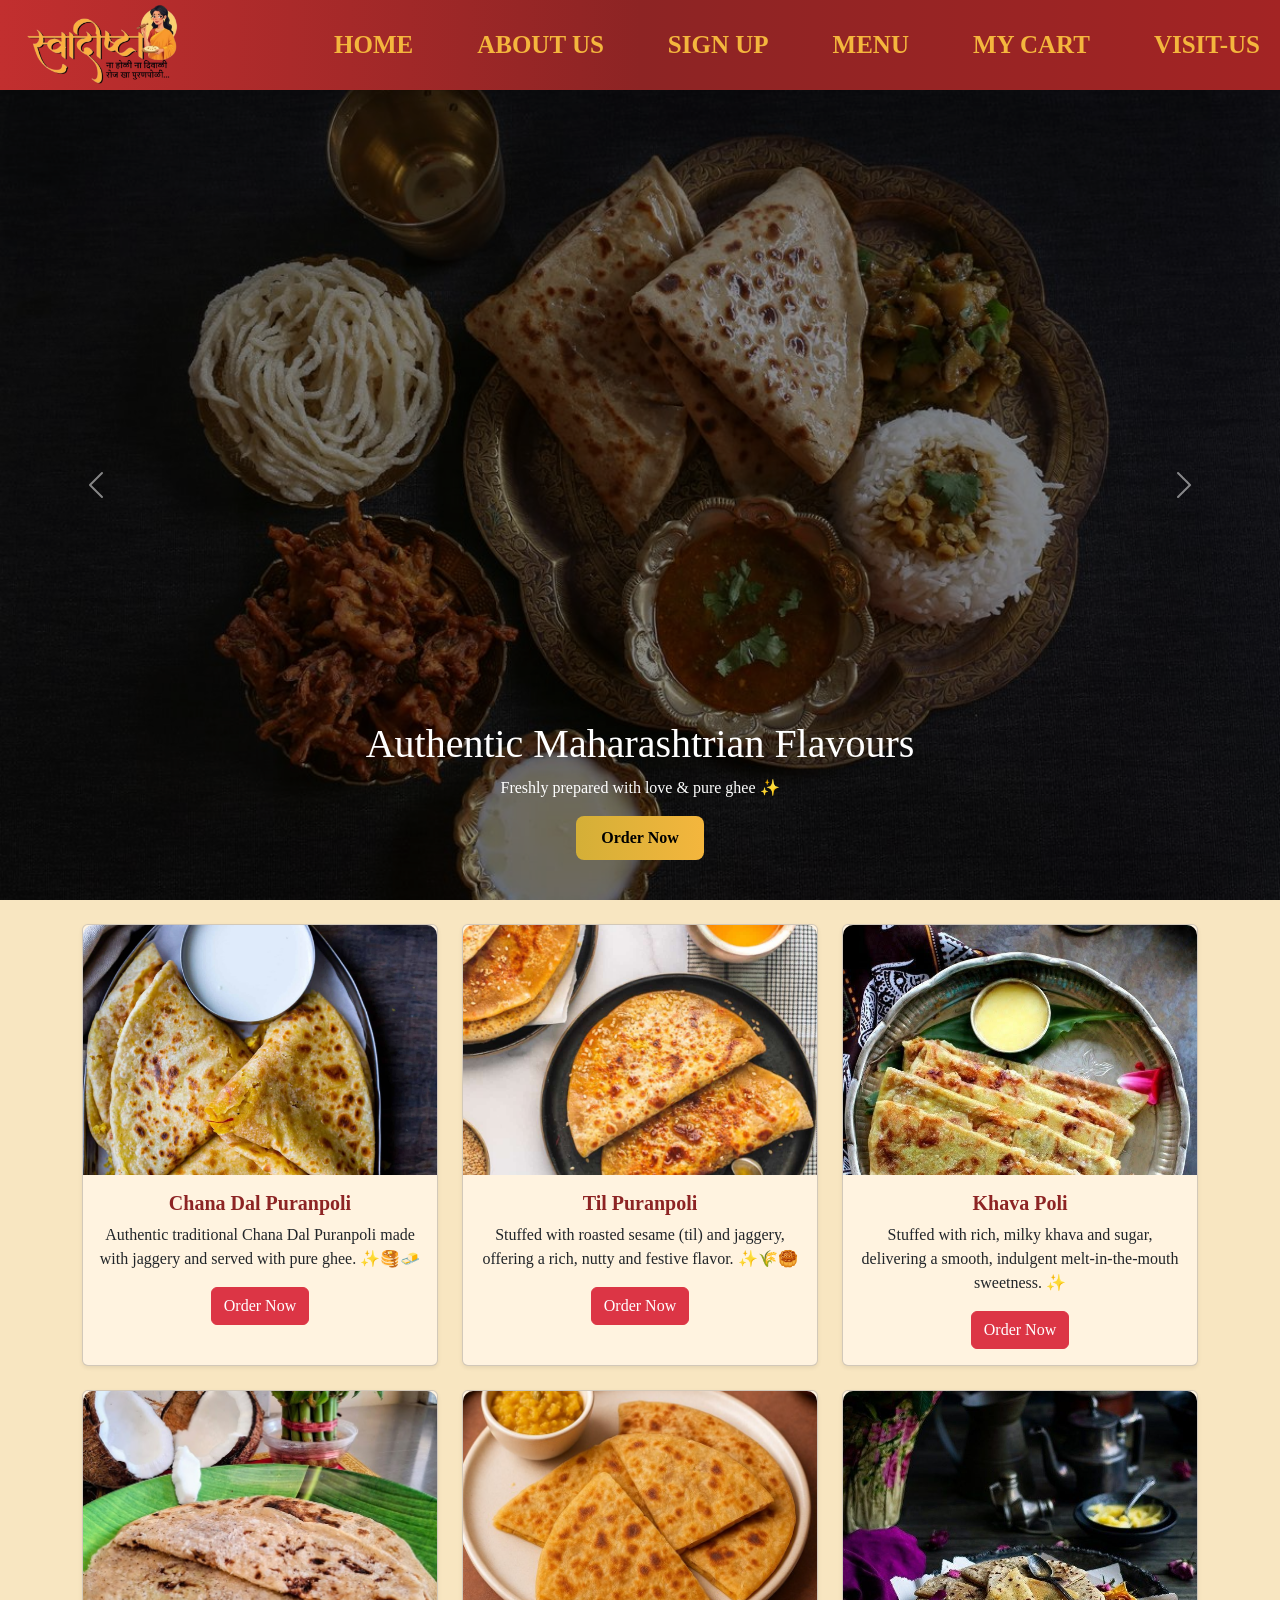
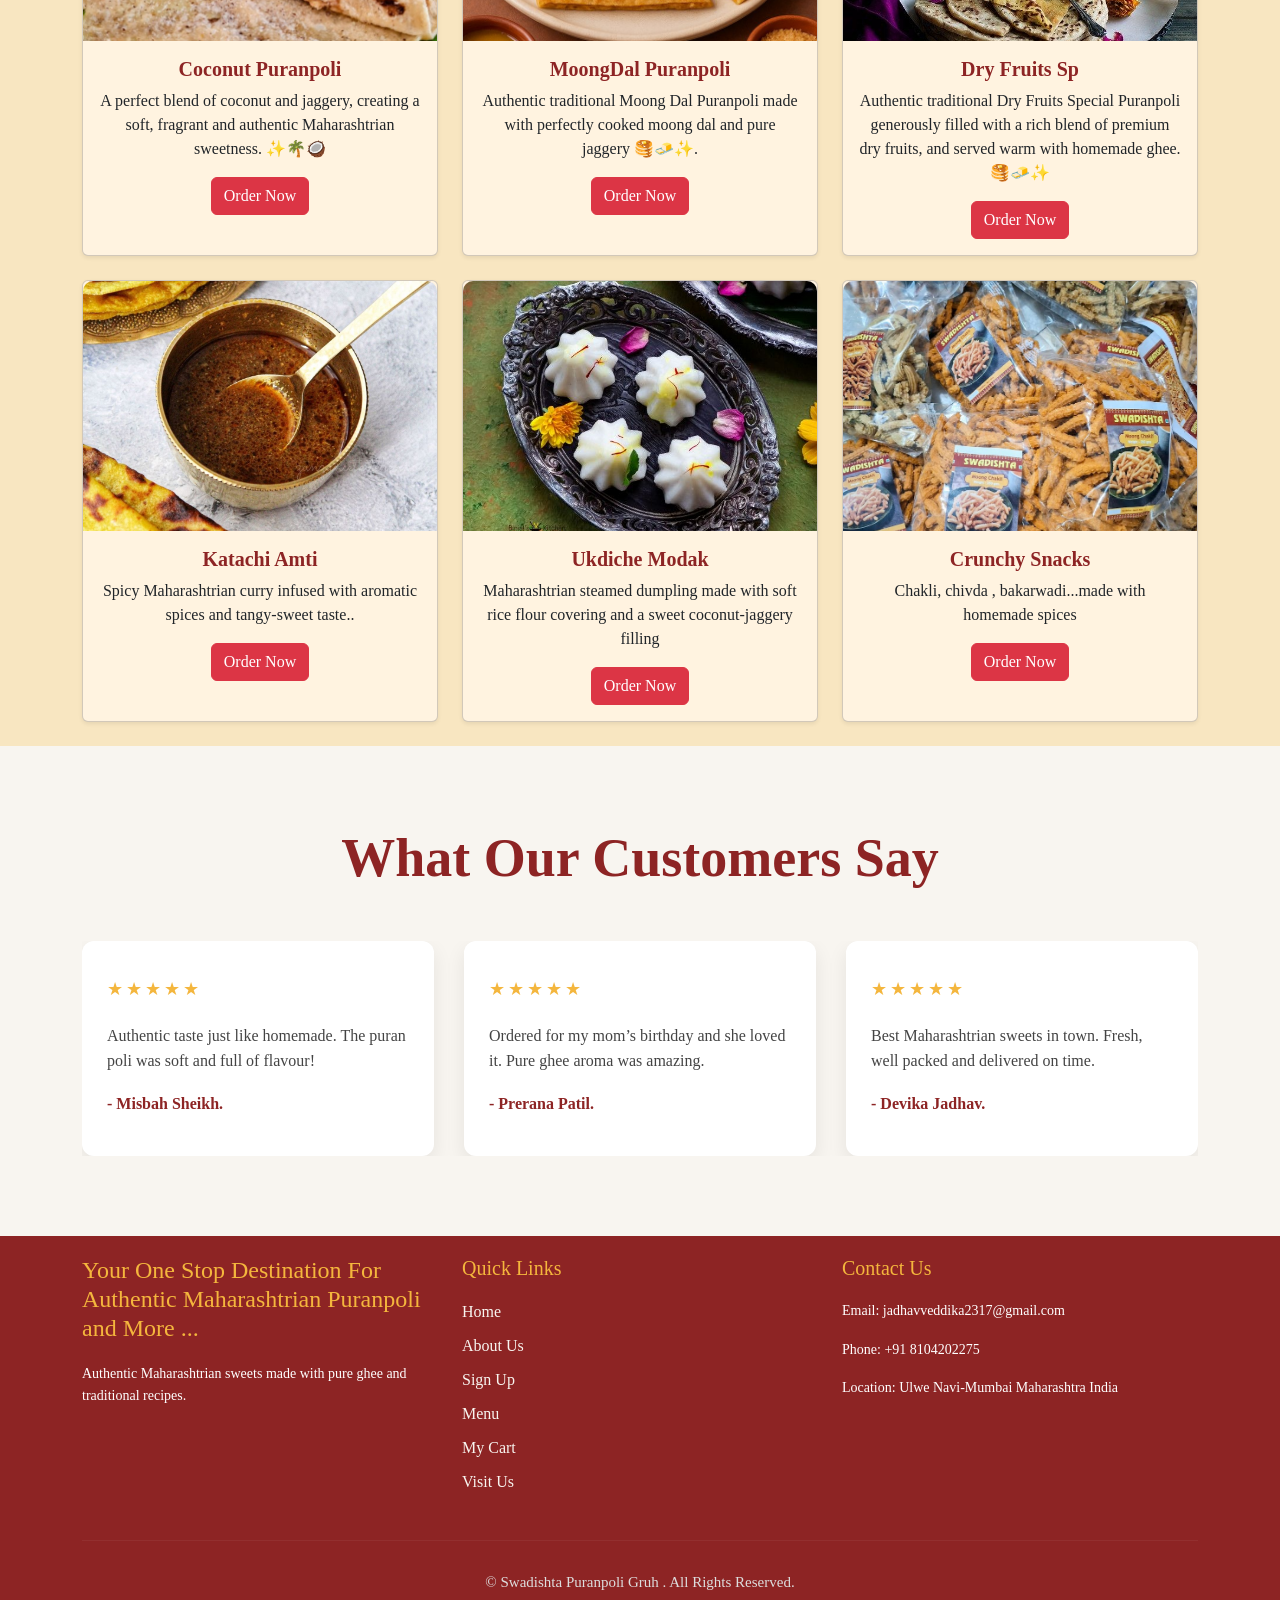
<file: index.html>
<!doctype html>
<html lang="en">
  <head>
    <meta charset="UTF-8" />
    <meta name="viewport" content="width=device-width, initial-scale=1.0" />
    <title>Swadishta</title>
    <!-- Bootstrap CSS -->
    <link
      href="https://cdn.jsdelivr.net/npm/bootstrap@5.3.8/dist/css/bootstrap.min.css"
      rel="stylesheet"
      integrity="sha384-sRIl4kxILFvY47J16cr9ZwB07vP4J8+LH7qKQnuqkuIAvNWLzeN8tE5YBujZqJLB"
      crossorigin="anonymous"
    />
    <link rel="stylesheet" href="style.css" />

    <link
      rel="stylesheet"
      href="https://cdn.jsdelivr.net/npm/swiper@11/swiper-bundle.min.css"
    />
    <link
      rel="stylesheet"
      href="https://cdnjs.cloudflare.com/ajax/libs/font-awesome/6.5.0/css/all.min.css"
    />
  </head>

  <body>
    <!-- Navbar Start -->
    <nav class="navbar navbar-expand-lg navbar-dark fixed-top">
      <div class="container-fluid">
        <!-- Logo -->
        <a class="navbar-brand logo" href="#">
          <img src="logo.png" alt="logo" />
        </a>

        <!-- Hamburger Button -->
        <button
          class="navbar-toggler"
          type="button"
          data-bs-toggle="collapse"
          data-bs-target="#navbarNav"
        >
          <span class="navbar-toggler-icon"></span>
        </button>

        <!-- Menu Items -->
        <div
          class="collapse navbar-collapse justify-content-end"
          id="navbarNav"
        >
          <ul class="navbar-nav gap-5">
            <li class="nav-item">
              <a class="nav-link" href="index.html">HOME</a>
            </li>
            <li class="nav-item">
              <a class="nav-link" href="about.html">ABOUT US</a>
            </li>
            <li class="nav-item">
              <a class="nav-link" href="signup.php">SIGN UP</a>
            </li>
            <li class="nav-item">
              <a class="nav-link" href="menu.php">MENU</a>
            </li>
            <li class="nav-item">
              <a class="nav-link" href="mycart.php">MY CART</a>
            </li>
            <li class="nav-item">
              <a class="nav-link" href="visitus.html">VISIT-US</a>
            </li>
          </ul>
        </div>
      </div>
    </nav>
    <!-- Navbar End -->

    <!-- courousel start -->
    <div
      id="carouselExampleAutoplaying"
      class="carousel slide"
      data-bs-ride="carousel"
    >
      <div class="carousel-inner">
        <div class="carousel-item active">
          <img src="a2.jpg" class="d-block w-100" />

          <div class="carousel-caption custom-caption">
            <h1>Authentic Maharashtrian Flavours</h1>
            <p>Freshly prepared with love & pure ghee ✨</p>
            <a href="menu.php" class="btn hero-btn">Order Now</a>
          </div>
        </div>
        <div class="carousel-item">
          <img src="m2.jpg" class="d-block w-100" />
          <div class="carousel-caption custom-caption">
            <h1>Authentic Maharashtrian Flavours</h1>
            <p>Freshly prepared with love & pure ghee ✨</p>
            <a href="menu.php" class="btn hero-btn">Order Now</a>
          </div>
        </div>
        <div class="carousel-item">
          <img src="p1.jpg" class="d-block w-100" />
          <div class="carousel-caption custom-caption">
            <h1>Authentic Maharashtrian Flavours</h1>
            <p>Freshly prepared with love & pure ghee ✨</p>
            <a href="menu.php" class="btn hero-btn">Order Now</a>
          </div>
        </div>
      </div>
      <button
        class="carousel-control-prev"
        type="button"
        data-bs-target="#carouselExampleAutoplaying"
        data-bs-slide="prev"
      >
        <span class="carousel-control-prev-icon" aria-hidden="true"></span>
        <span class="visually-hidden">Previous</span>
      </button>
      <button
        class="carousel-control-next"
        type="button"
        data-bs-target="#carouselExampleAutoplaying"
        data-bs-slide="next"
      >
        <span class="carousel-control-next-icon" aria-hidden="true"></span>
        <span class="visually-hidden">Next</span>
      </button>
    </div>

    <!-- cards starts  -->

    <!-- Cards Section -->
    <div class="container my-4">
      <div class="row g-4">
        <!-- Card 1 -->
        <div class="col-md-4">
          <div class="card h-100 shadow-sm">
            <img src="p2.jpg" class="card-img-top" alt="Card Image" />
            <div class="card-body text-center">
              <h5 class="card-title">Chana Dal Puranpoli</h5>
              <p class="card-text">
                Authentic traditional Chana Dal Puranpoli made with jaggery and
                served with pure ghee. ✨🥞🧈
              </p>
              <a href="menu.php" class="btn btn-danger">Order Now</a>
            </div>
          </div>
        </div>

        <!-- Card 2 -->

        <div class="col-md-4">
          <div class="card h-100 shadow-sm">
            <img src="t1.jpg" class="card-img-top" alt="Card Image" />
            <div class="card-body text-center">
              <h5 class="card-title">Til Puranpoli</h5>
              <p class="card-text">
                Stuffed with roasted sesame (til) and jaggery, offering a rich,
                nutty and festive flavor. ✨🌾🥮
              </p>
              <a href="menu.php" class="btn btn-danger">Order Now</a>
            </div>
          </div>
        </div>

        <!-- Card 3 -->
        <div class="col-md-4">
          <div class="card h-100 shadow-sm">
            <img src="k1.jpg" class="card-img-top" alt="Card Image" />
            <div class="card-body text-center">
              <h5 class="card-title">Khava Poli</h5>
              <p class="card-text">
                Stuffed with rich, milky khava and sugar, delivering a smooth,
                indulgent melt-in-the-mouth sweetness. ✨
              </p>
              <a href="menu.php" class="btn btn-danger">Order Now</a>
            </div>
          </div>
        </div>

        <!-- Card 4 -->
        <div class="col-md-4">
          <div class="card h-100 shadow-sm">
            <img src="c1.jpg" class="card-img-top" alt="Card Image" />
            <div class="card-body text-center">
              <h5 class="card-title">Coconut Puranpoli</h5>
              <p class="card-text">
                A perfect blend of coconut and jaggery, creating a soft,
                fragrant and authentic Maharashtrian sweetness. ✨🌴🥥
              </p>
              <a href="menu.php" class="btn btn-danger">Order Now</a>
            </div>
          </div>
        </div>

        <!-- Card 5 -->
        <div class="col-md-4">
          <div class="card h-100 shadow-sm">
            <img src="m4.jpg" class="card-img-top" alt="Card Image" />
            <div class="card-body text-center">
              <h5 class="card-title">MoongDal Puranpoli</h5>
              <p class="card-text">
                Authentic traditional Moong Dal Puranpoli made with perfectly
                cooked moong dal and pure jaggery 🥞🧈✨.
              </p>
              <a href="menu.php" class="btn btn-danger">Order Now</a>
            </div>
          </div>
        </div>

        <!-- Card 6 -->
        <div class="col-md-4">
          <div class="card h-100 shadow-sm">
            <img src="d1.jpg" class="card-img-top" alt="Card Image" />
            <div class="card-body text-center">
              <h5 class="card-title">Dry Fruits Sp</h5>
              <p class="card-text">
                Authentic traditional Dry Fruits Special Puranpoli generously
                filled with a rich blend of premium dry fruits, and served warm
                with homemade ghee. 🥞🧈✨
              </p>
              <a href="menu.php" class="btn btn-danger">Order Now</a>
            </div>
          </div>
        </div>
        <!-- Card 7 -->
        <div class="col-md-4">
          <div class="card h-100 shadow-sm">
            <img src="a1.jpg" class="card-img-top" alt="Card Image" />
            <div class="card-body text-center">
              <h5 class="card-title">Katachi Amti</h5>
              <p class="card-text">
                Spicy Maharashtrian curry infused with aromatic spices and
                tangy-sweet taste..
              </p>
              <a href="menu.php" class="btn btn-danger">Order Now</a>
            </div>
          </div>
        </div>
        <!-- Card 8 -->
        <div class="col-md-4">
          <div class="card h-100 shadow-sm">
            <img src="m2.jpg" class="card-img-top" alt="Card Image" />
            <div class="card-body text-center">
              <h5 class="card-title">Ukdiche Modak</h5>
              <p class="card-text">
                Maharashtrian steamed dumpling made with soft rice flour
                covering and a sweet coconut-jaggery filling
              </p>
              <a href="menu.php" class="btn btn-danger">Order Now</a>
            </div>
          </div>
        </div>
        <!-- Card 9 -->
        <div class="col-md-4">
          <div class="card h-100 shadow-sm">
            <img src="s1.jpg" class="card-img-top" alt="Card Image" />
            <div class="card-body text-center">
              <h5 class="card-title">Crunchy Snacks</h5>
              <p class="card-text">
                Chakli, chivda , bakarwadi...made with homemade spices
              </p>
              <a href="menu.php" class="btn btn-danger">Order Now</a>
            </div>
          </div>
        </div>
      </div>
    </div>
    <section class="review-section">
      <div class="container">
        <h2 class="review-heading">What Our Customers Say</h2>

        <div class="swiper reviewSwiper">
          <div class="swiper-wrapper">
            <!-- Review 1 -->
            <div class="swiper-slide">
              <div class="review-card">
                <div class="stars">★★★★★</div>
                <p>
                  Authentic taste just like homemade. The puran poli was soft
                  and full of flavour!
                </p>
                <h6>- Misbah Sheikh.</h6>
              </div>
            </div>

            <!-- Review 2 -->
            <div class="swiper-slide">
              <div class="review-card">
                <div class="stars">★★★★★</div>
                <p>
                  Ordered for my mom’s birthday and she loved it. Pure ghee
                  aroma was amazing.
                </p>
                <h6>- Prerana Patil.</h6>
              </div>
            </div>

            <!-- Review 3 -->
            <div class="swiper-slide">
              <div class="review-card">
                <div class="stars">★★★★★</div>
                <p>
                  Best Maharashtrian sweets in town. Fresh, well packed and
                  delivered on time.
                </p>
                <h6>- Devika Jadhav.</h6>
              </div>
            </div>
          </div>

          <!-- Dots -->
          <div class="swiper-pagination"></div>
        </div>
      </div>
    </section>

    <script src="https://cdn.jsdelivr.net/npm/swiper@11/swiper-bundle.min.js"></script>

    <script>
      var swiper = new Swiper(".reviewSwiper", {
        slidesPerView: 3,
        spaceBetween: 30,
        loop: true,
        autoplay: {
          delay: 3000,
          disableOnInteraction: false,
        },
        pagination: {
          el: ".swiper-pagination",
          clickable: true,
        },
        breakpoints: {
          0: { slidesPerView: 1 },
          768: { slidesPerView: 2 },
          1024: { slidesPerView: 3 },
        },
      });
    </script>

    <footer class="custom-footer">
      <div class="container">
        <div class="row">
          <!-- Brand Info -->
          <div class="col-md-4 footer-col">
            <h4 class="footer-logo">
              Your One Stop Destination For Authentic Maharashtrian Puranpoli
              and More ...
            </h4>
            <p>
              Authentic Maharashtrian sweets made with pure ghee and traditional
              recipes.
            </p>
          </div>

          <!-- Quick Links -->
          <div class="col-md-4 footer-col">
            <h5>Quick Links</h5>
            <ul>
              <li><a href="index.html">Home</a></li>
              <li><a href="about.html">About Us</a></li>
              <li><a href="signup.php">Sign Up</a></li>
              <li><a href="menu.php">Menu</a></li>
              <li><a href="mycart.php">My Cart </a></li>
              <li><a href="visitus.html">Visit Us</a></li>
            </ul>
          </div>

          <!-- Contact Info -->
          <div class="col-md-4 footer-col">
            <h5>Contact Us</h5>
            <p>Email: jadhavveddika2317@gmail.com</p>
            <p>Phone: +91 8104202275</p>
            <p>Location: Ulwe Navi-Mumbai Maharashtra India</p>
          </div>
        </div>

        <hr />

        <div class="footer-bottom">
          <p>© Swadishta Puranpoli Gruh . All Rights Reserved.</p>
        </div>
      </div>
    </footer>

    <!-- Bootstrap JS -->
    <script src="https://cdn.jsdelivr.net/npm/swiper@11/swiper-bundle.min.js"></script>
    <script
      src="https://cdn.jsdelivr.net/npm/bootstrap@5.3.8/dist/js/bootstrap.bundle.min.js"
      integrity="sha384-FKyoEForCGlyvwx9Hj09JcYn3nv7wiPVlz7YYwJrWVcXK/BmnVDxM+D2scQbITxI"
      crossorigin="anonymous"
    ></script>
  </body>
</html>
</file>
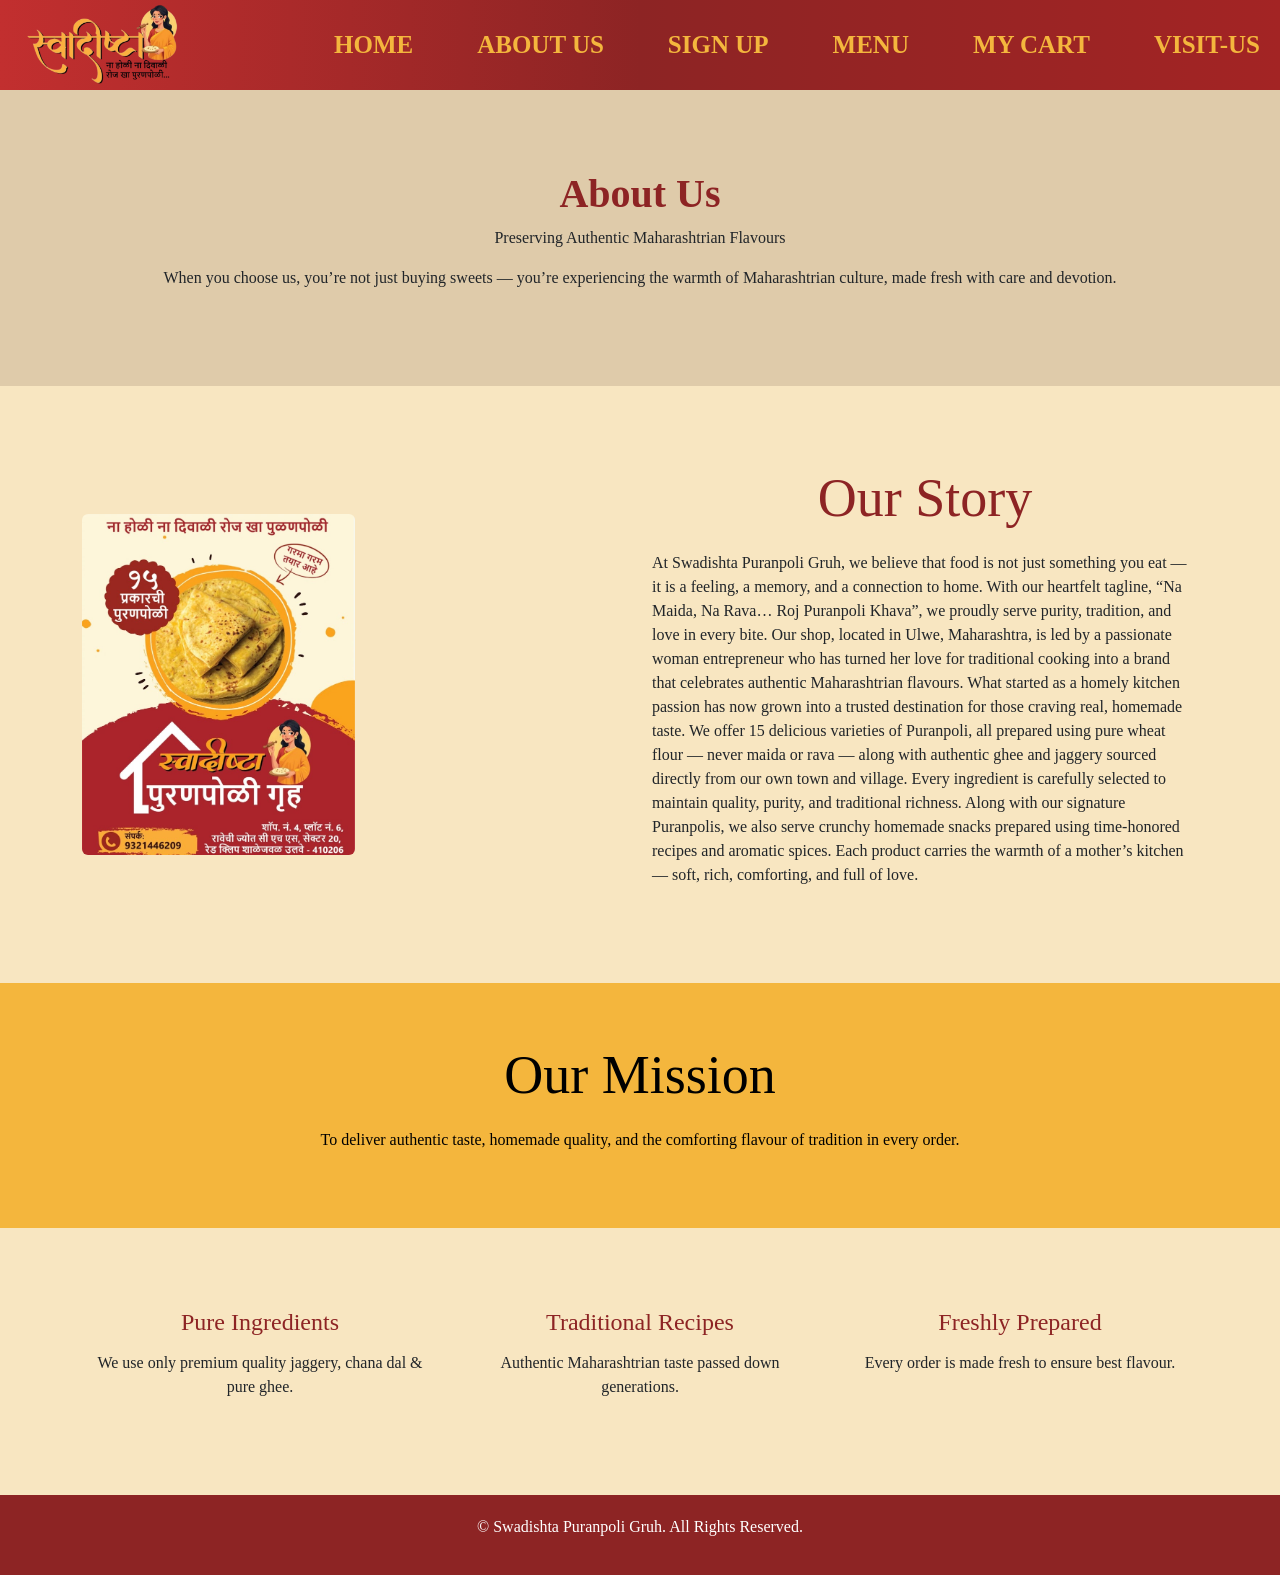
<file: about.html>
<!doctype html>
<html lang="en">
  <head>
    <meta charset="UTF-8" />
    <meta name="viewport" content="width=device-width, initial-scale=1.0" />
    <title>Swadishta</title>
    <!-- Bootstrap CSS -->
    <link
      href="https://cdn.jsdelivr.net/npm/bootstrap@5.3.8/dist/css/bootstrap.min.css"
      rel="stylesheet"
      integrity="sha384-sRIl4kxILFvY47J16cr9ZwB07vP4J8+LH7qKQnuqkuIAvNWLzeN8tE5YBujZqJLB"
      crossorigin="anonymous"
    />
    <link rel="stylesheet" href="style.css" />

    <link
      rel="stylesheet"
      href="https://cdn.jsdelivr.net/npm/swiper@11/swiper-bundle.min.css"
    />
    <link
      rel="stylesheet"
      href="https://cdnjs.cloudflare.com/ajax/libs/font-awesome/6.5.0/css/all.min.css"
    />
  </head>

  <body>
    <!-- Navbar Start -->
    <nav class="navbar navbar-expand-lg navbar-dark fixed-top">
      <div class="container-fluid">
        <!-- Logo -->
        <a class="navbar-brand logo" href="#">
          <img src="logo.png" alt="logo" />
        </a>

        <!-- Hamburger Button -->
        <button
          class="navbar-toggler"
          type="button"
          data-bs-toggle="collapse"
          data-bs-target="#navbarNav"
        >
          <span class="navbar-toggler-icon"></span>
        </button>

        <!-- Menu Items -->
        <div
          class="collapse navbar-collapse justify-content-end"
          id="navbarNav"
        >
          <ul class="navbar-nav gap-5">
            <li class="nav-item">
              <a class="nav-link" href="index.html">HOME</a>
            </li>
            <li class="nav-item">
              <a class="nav-link" href="about.html">ABOUT US</a>
            </li>
            <li class="nav-item">
              <a class="nav-link" href="signup.php">SIGN UP</a>
            </li>
            <li class="nav-item">
              <a class="nav-link" href="menu.php">MENU</a>
            </li>
            <li class="nav-item">
              <a class="nav-link" href="mycart.php">MY CART</a>
            </li>
            <li class="nav-item">
              <a class="nav-link" href="visitus.html">VISIT-US</a>
            </li>
          </ul>
        </div>
      </div>
    </nav>
    <!-- Navbar End -->

    <!-- Hero Section -->
    <section class="about-hero text-center">
      <div class="container">
        <h1>About Us</h1>
        <p>Preserving Authentic Maharashtrian Flavours</p>
        <p>
          When you choose us, you’re not just buying sweets — you’re
          experiencing the warmth of Maharashtrian culture, made fresh with care
          and devotion.
        </p>
      </div>
    </section>

    <!-- Our Story -->
    <section class="about-story">
      <div class="container">
        <div class="row align-items-center">
          <div class="col-md-6">
            <img src="our.jpg" class="story-image rounded" alt="Our Kitchen" />
          </div>
          <div class="col-md-6">
            <h2>Our Story</h2>
            <p>
              At Swadishta Puranpoli Gruh, we believe that food is not just
              something you eat — it is a feeling, a memory, and a connection to
              home. With our heartfelt tagline, “Na Maida, Na Rava… Roj
              Puranpoli Khava”, we proudly serve purity, tradition, and love in
              every bite. Our shop, located in Ulwe, Maharashtra, is led by a
              passionate woman entrepreneur who has turned her love for
              traditional cooking into a brand that celebrates authentic
              Maharashtrian flavours. What started as a homely kitchen passion
              has now grown into a trusted destination for those craving real,
              homemade taste. We offer 15 delicious varieties of Puranpoli, all
              prepared using pure wheat flour — never maida or rava — along with
              authentic ghee and jaggery sourced directly from our own town and
              village. Every ingredient is carefully selected to maintain
              quality, purity, and traditional richness. Along with our
              signature Puranpolis, we also serve crunchy homemade snacks
              prepared using time-honored recipes and aromatic spices. Each
              product carries the warmth of a mother’s kitchen — soft, rich,
              comforting, and full of love.
            </p>
          </div>
        </div>
      </div>
    </section>

    <!-- Mission Section -->
    <section class="about-mission text-center">
      <div class="container">
        <h2>Our Mission</h2>
        <p>
          To deliver authentic taste, homemade quality, and the comforting
          flavour of tradition in every order.
        </p>
      </div>
    </section>

    <!-- Why Choose Us -->
    <section class="about-features">
      <div class="container">
        <div class="row text-center">
          <div class="col-md-4">
            <h4>Pure Ingredients</h4>

            <p>We use only premium quality jaggery, chana dal & pure ghee.</p>
          </div>
          <div class="col-md-4">
            <h4>Traditional Recipes</h4>
            <p>Authentic Maharashtrian taste passed down generations.</p>
          </div>
          <div class="col-md-4">
            <h4>Freshly Prepared</h4>
            <p>Every order is made fresh to ensure best flavour.</p>
          </div>
        </div>
      </div>
    </section>

    <!-- Footer -->
    <footer class="custom-footer text-center">
      <p>© Swadishta Puranpoli Gruh. All Rights Reserved.</p>
    </footer>
    <script src="https://cdn.jsdelivr.net/npm/bootstrap@5.3.2/dist/js/bootstrap.bundle.min.js"></script>
  </body>
</html>
</file>
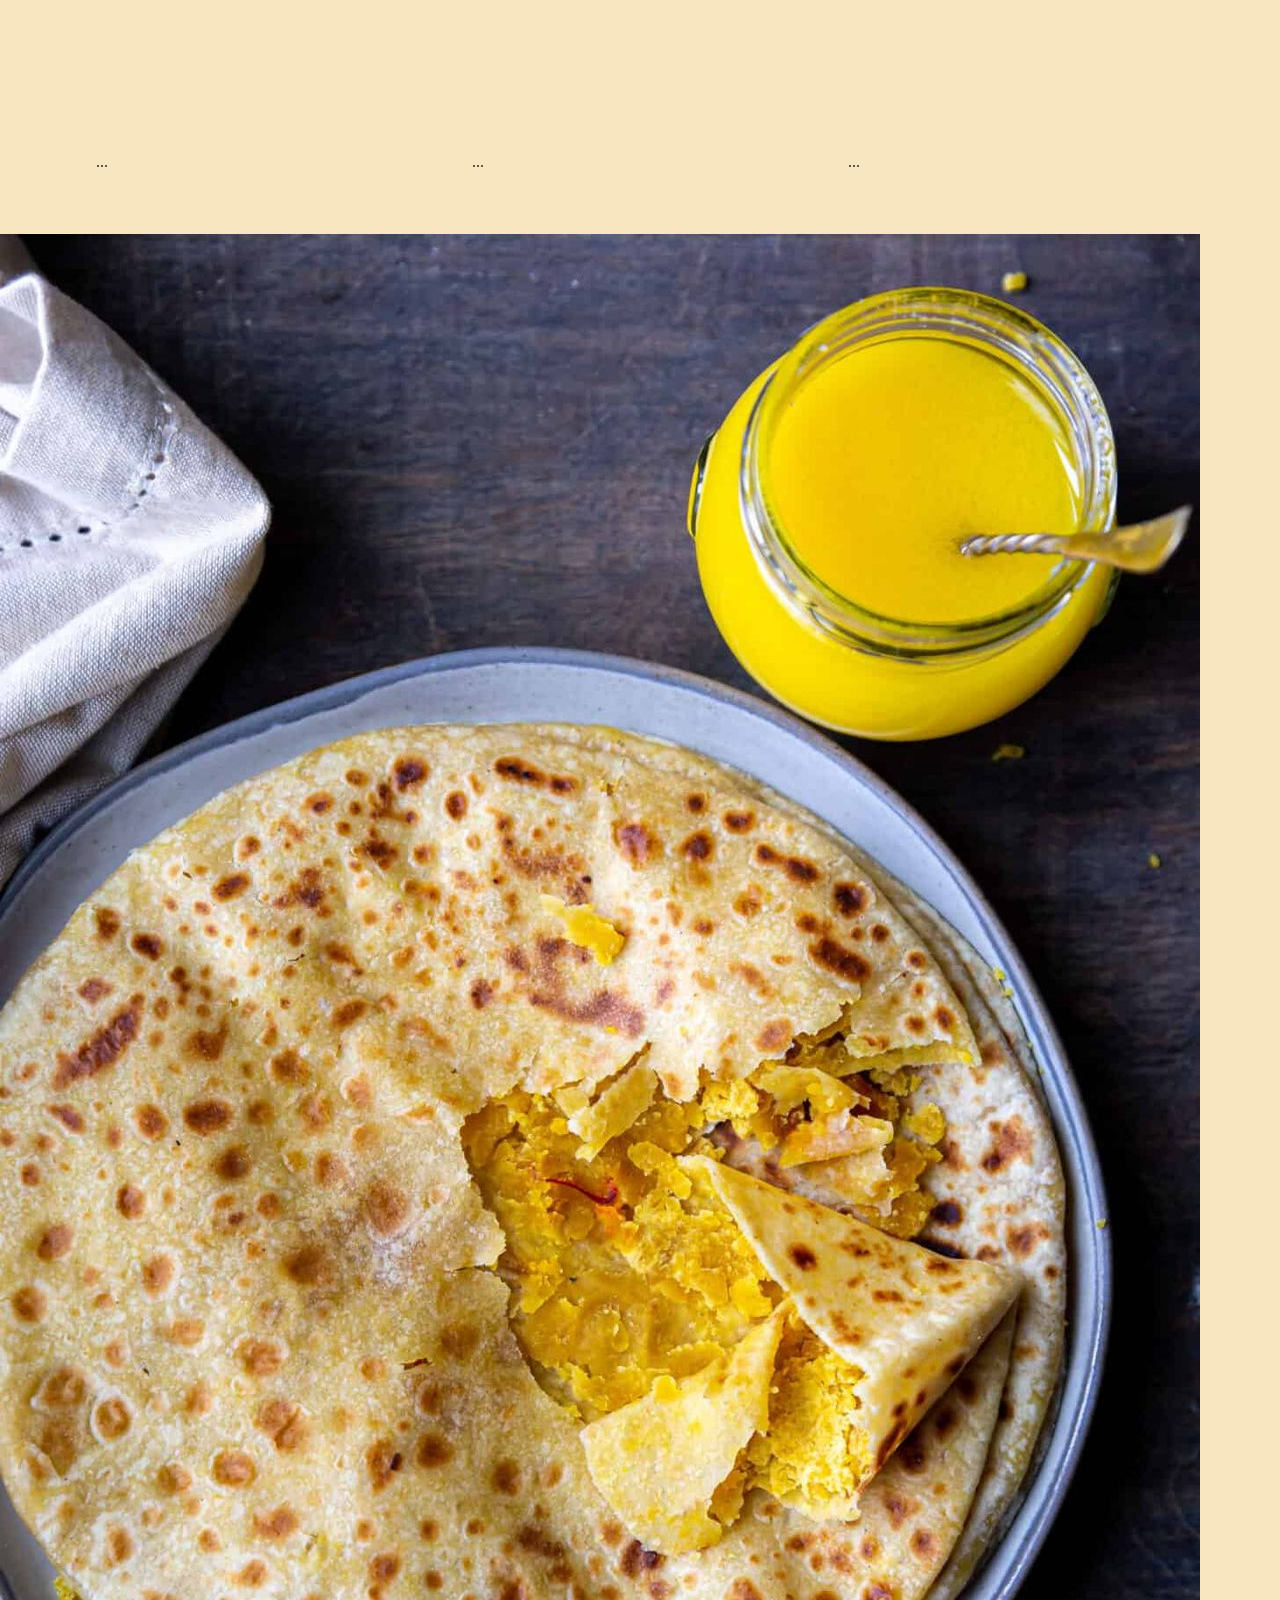
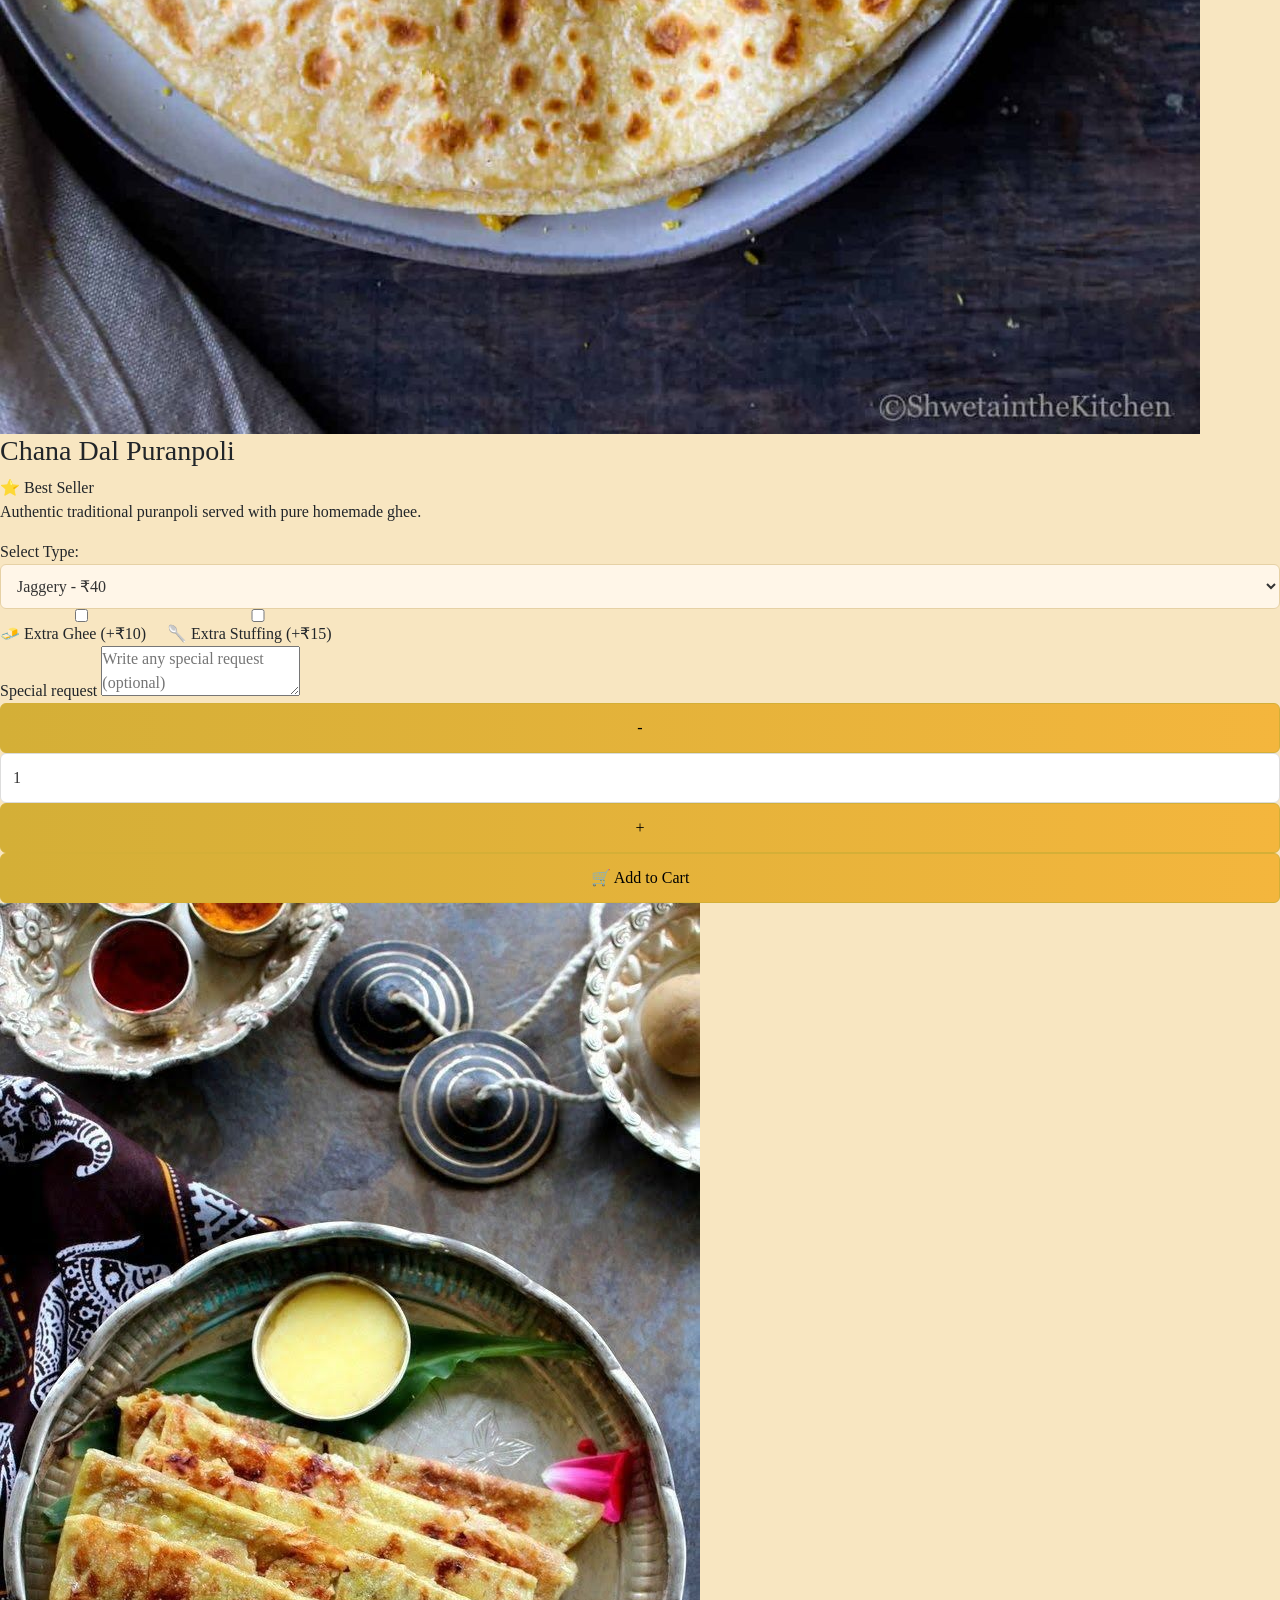
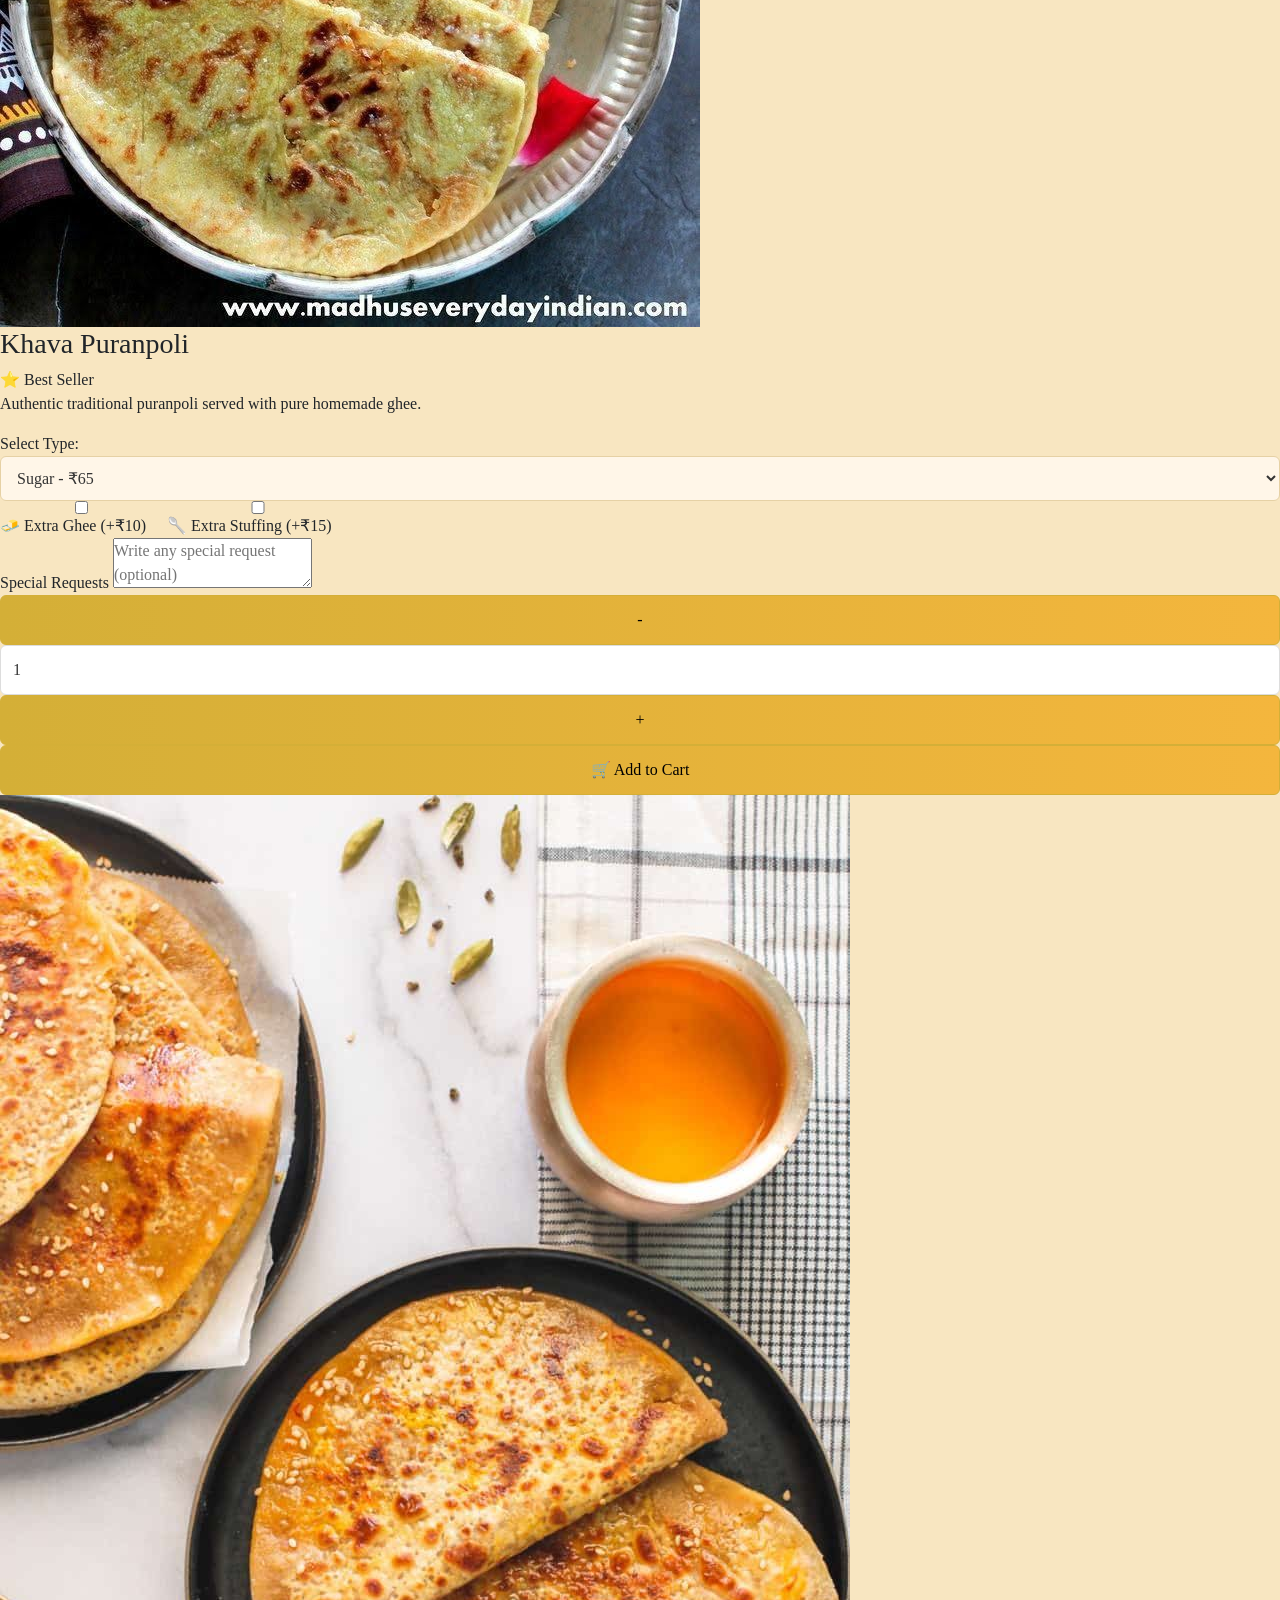
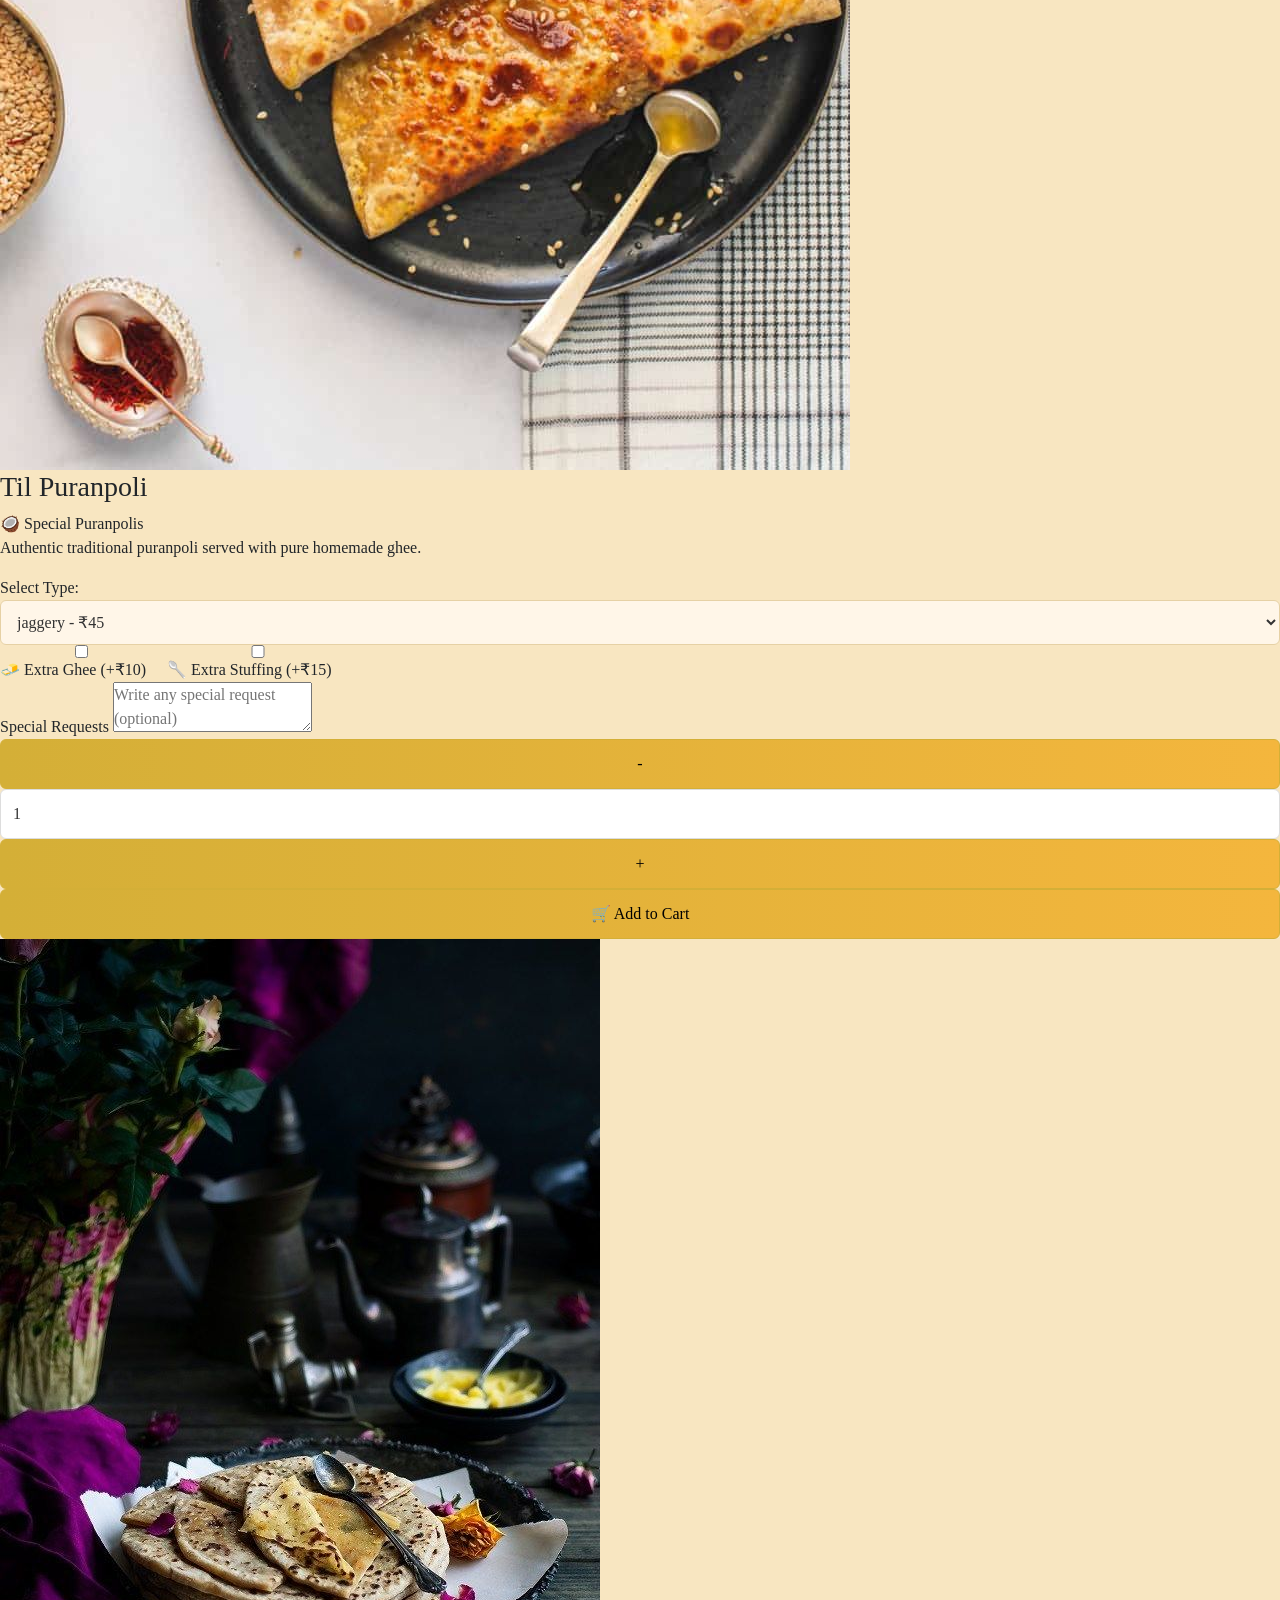
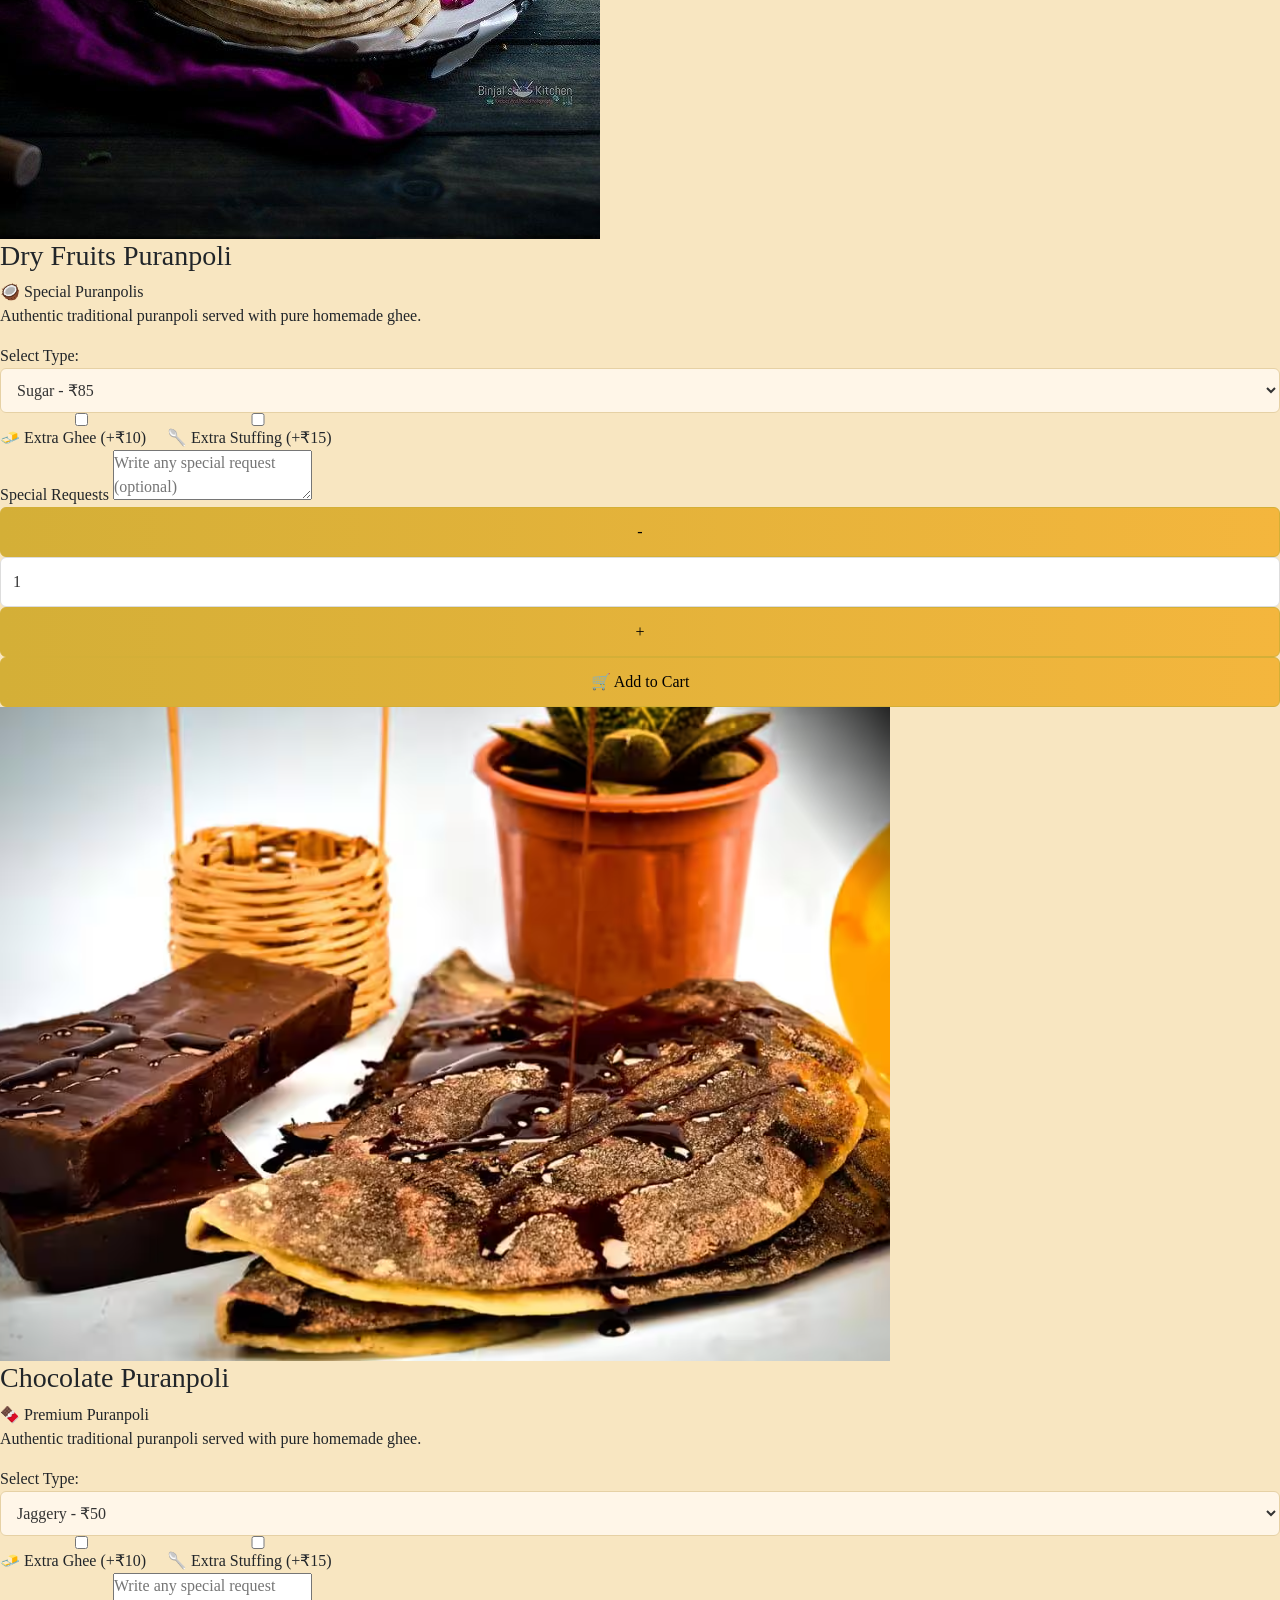
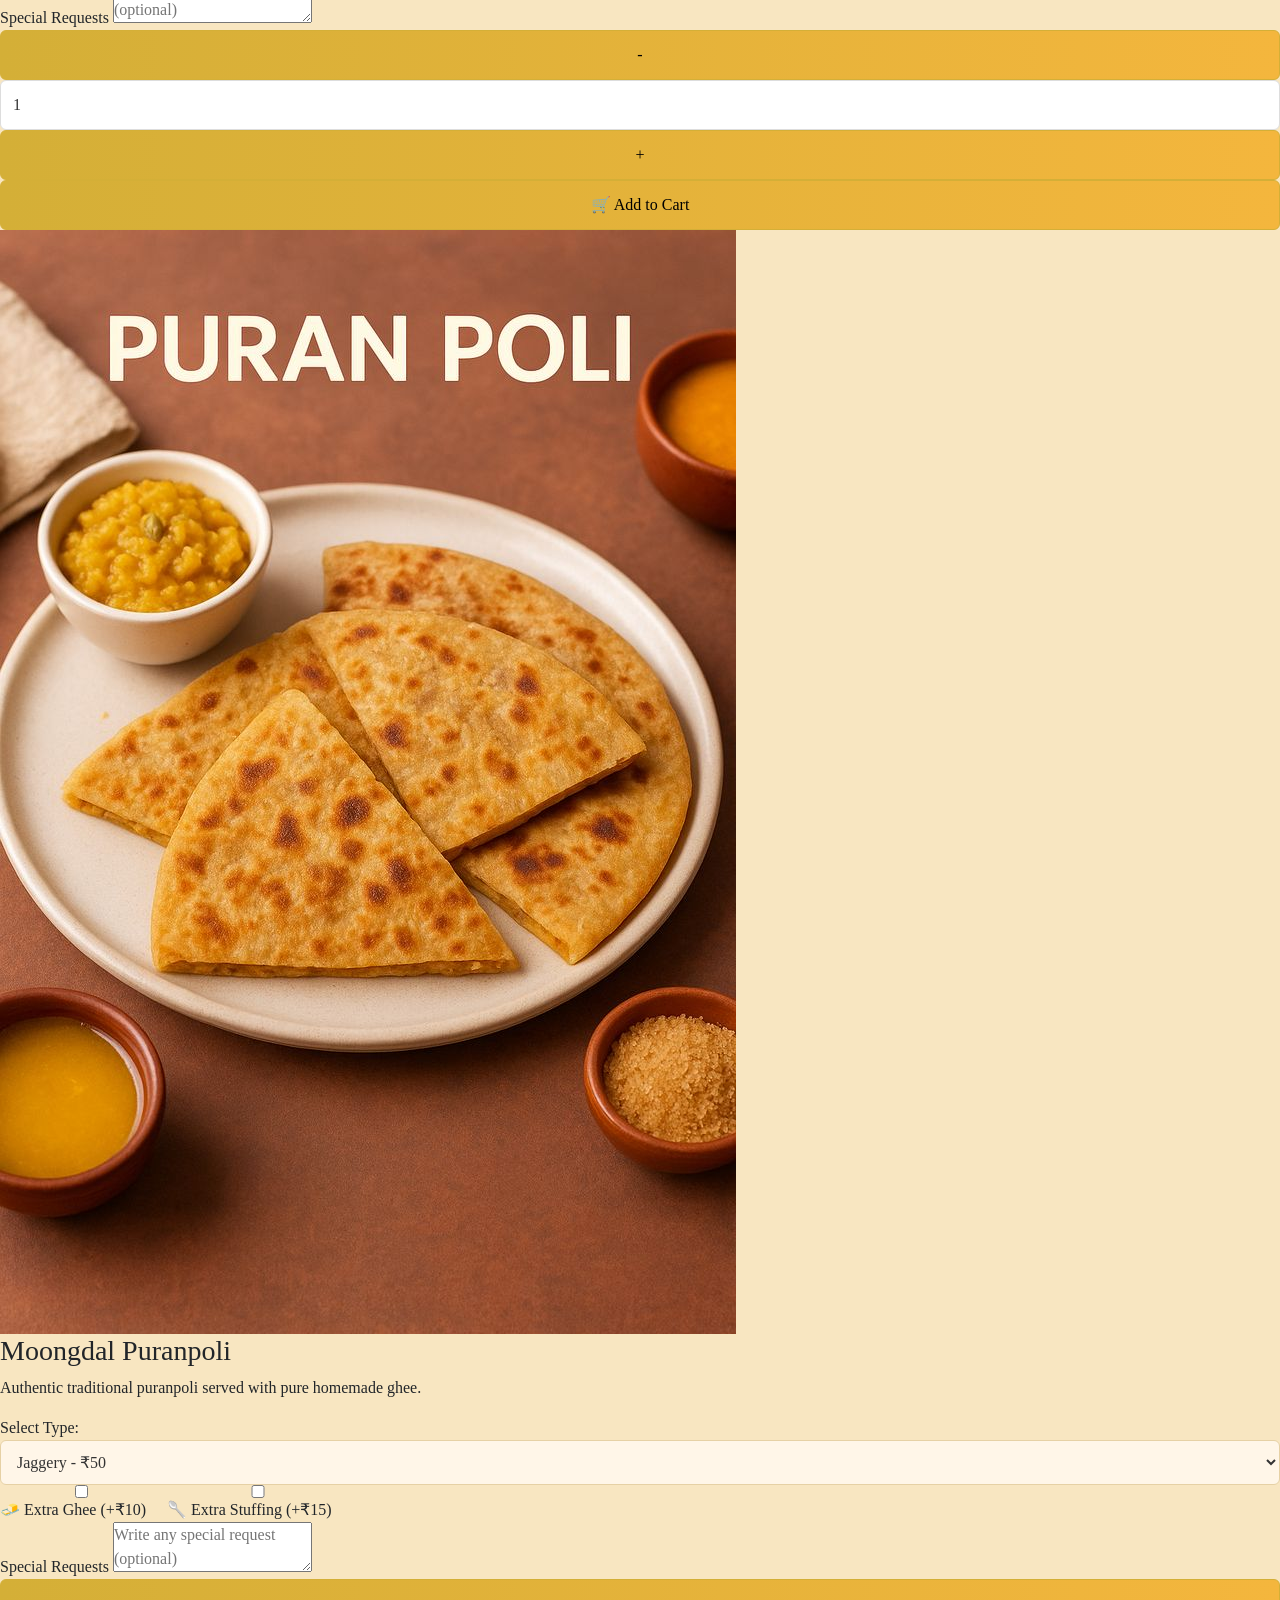
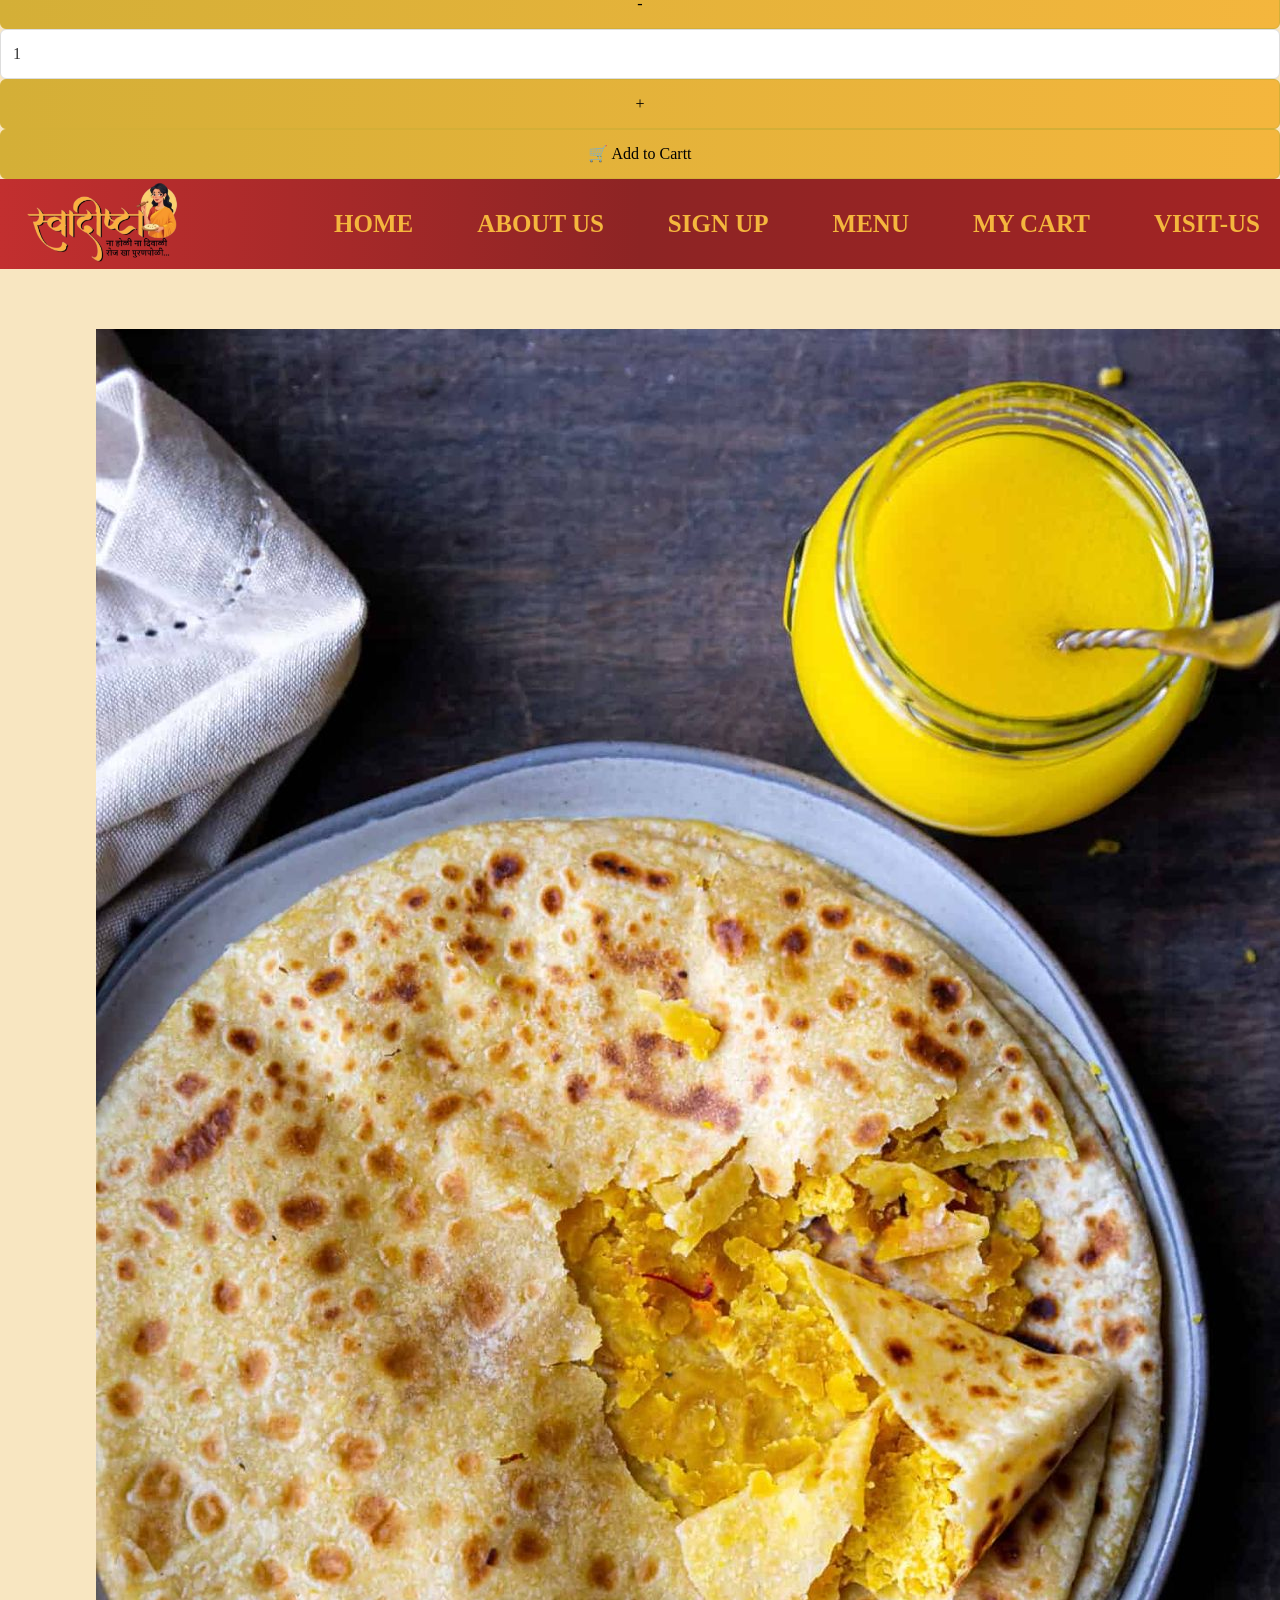
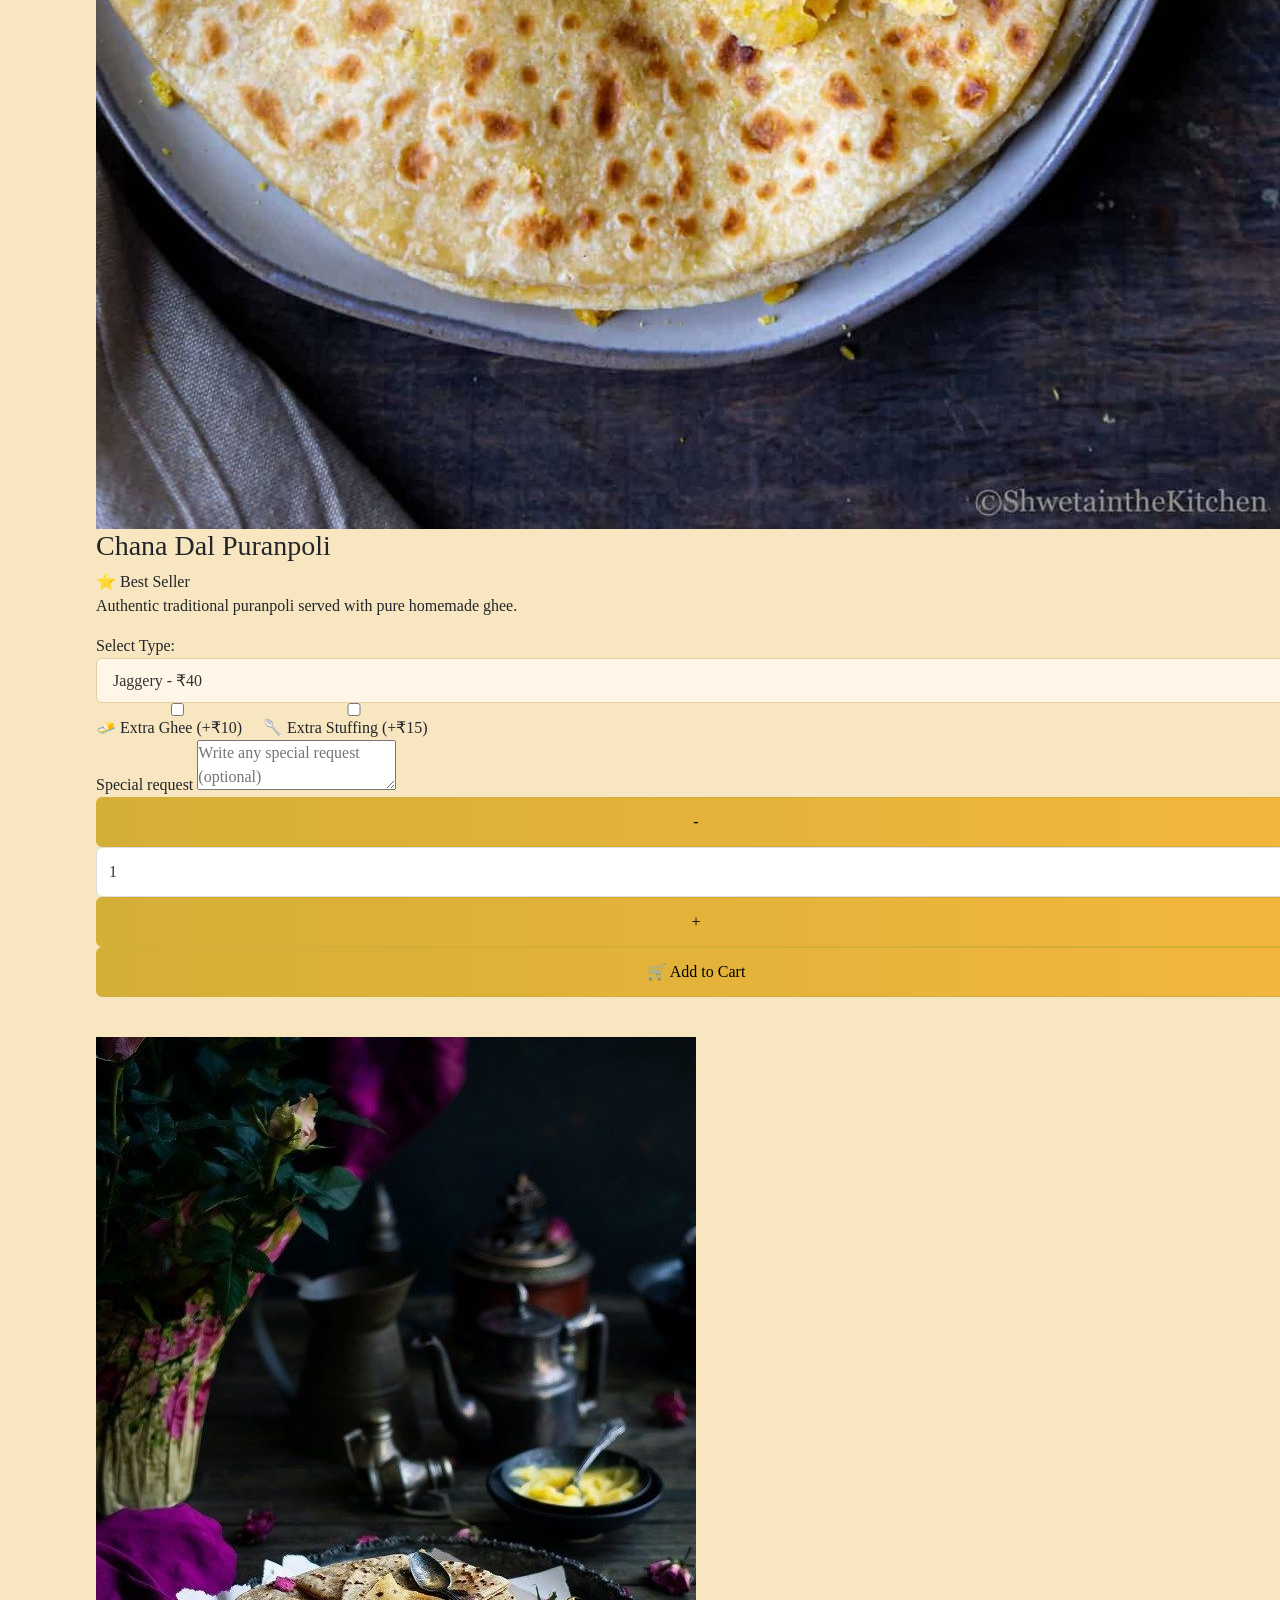
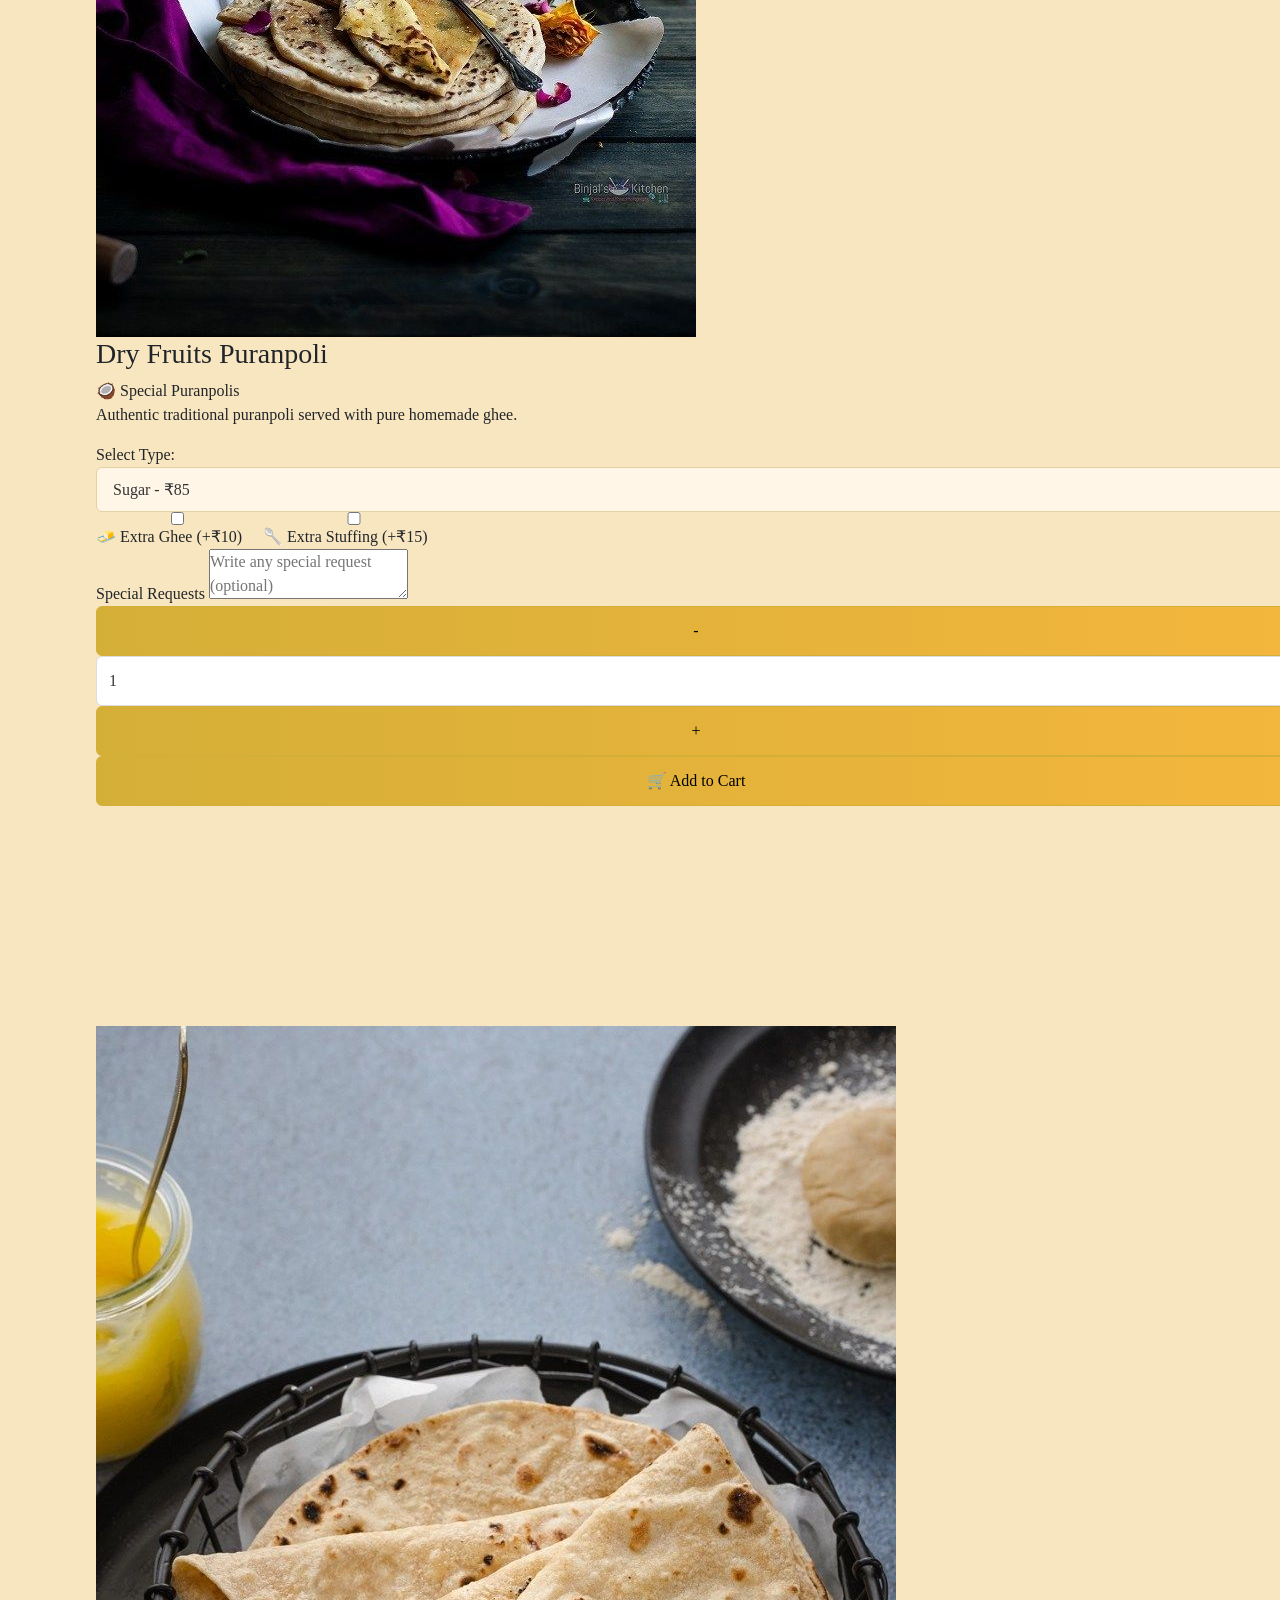
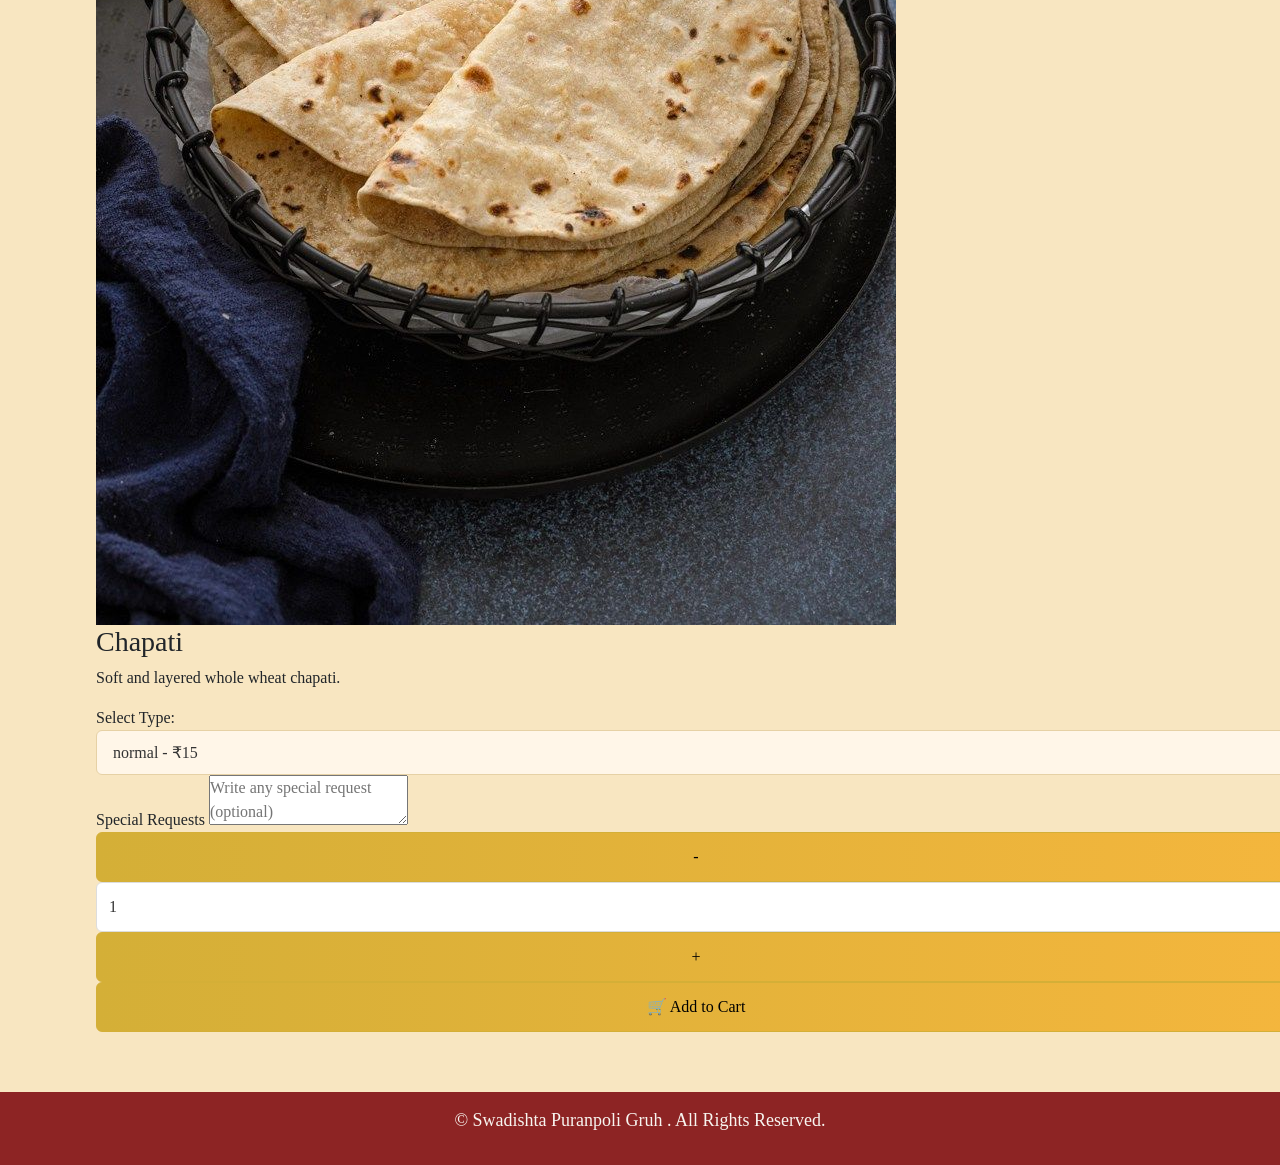
<file: j.html>
<section class="menu-section">
  <div class="menu-container">
    <div class="menu-grid">
      <!-- FOOD CARD 1 -->
      <div class="food-card">...</div>

      <!-- FOOD CARD 2 -->
      <div class="food-card">...</div>

      <!-- FOOD CARD 3 -->
      <div class="food-card">...</div>

      <!-- continue all cards here -->
    </div>
  </div>
</section>

<div class="food-card">
  <!-- IMAGE -->
  <div class="food-img">
    <img src="p3.jpg" alt="Chana Dal Puranpoli" />
  </div>

  <!-- DETAILS -->
  <div class="food-details">
    <h3>Chana Dal Puranpoli</h3>
    <span class="tag">⭐ Best Seller</span>
    <p class="food-desc">
      Authentic traditional puranpoli served with pure homemade ghee.
    </p>

    <!-- Variant Selection -->
    <label>Select Type:</label>
    <select class="variant-select">
      <option value="40">Jaggery - ₹40</option>
      <option value="40">Sugar - ₹40</option>
      <option value="50">Sugar-Free - ₹50</option>
    </select>

    <!-- Add-ons -->
    <div class="addons">
      <label>
        <input type="checkbox" class="addon" value="10" />
        🧈 Extra Ghee (+₹10)
      </label>

      <label>
        <input type="checkbox" class="addon" value="15" />

        🥄 Extra Stuffing (+₹15)
      </label>
    </div>
    <!-- Special Instructions -->
    <div class="instructions">
      <label>Special request</label>
      <textarea
        class="special-note"
        placeholder="Write any special request (optional)"
      ></textarea>
    </div>

    <!-- Bottom Action -->
    <div class="bottom-row">
      <div class="qty-box">
        <button class="minus">-</button>

        <input type="number" class="qty-input" value="1" min="1" />

        <button class="plus">+</button>
      </div>

      <button class="add-to-cart">🛒 Add to Cart</button>
    </div>
  </div>
</div>

<div class="food-card">
  <!-- IMAGE -->
  <div class="food-img">
    <img src="k1.jpg" />
  </div>

  <!-- DETAILS -->
  <div class="food-details">
    <h3>Khava Puranpoli</h3>
    <span class="tag">⭐ Best Seller</span>
    <p class="food-desc">
      Authentic traditional puranpoli served with pure homemade ghee.
    </p>

    <!-- Variant Selection -->
    <label>Select Type:</label>
    <select class="variant-select">
      <option value="65">Sugar - ₹65</option>
      <option value="70">Sugar-Free - ₹70</option>
    </select>

    <!-- Add-ons -->
    <div class="addons">
      <label>
        <input type="checkbox" class="addon" value="10" />
        🧈 Extra Ghee (+₹10)
      </label>

      <label>
        <input type="checkbox" class="addon" value="15" />
        🥄 Extra Stuffing (+₹15)
      </label>
    </div>
    <!-- Special Instructions -->
    <div class="instructions">
      <label>Special Requests</label>
      <textarea
        class="special-note"
        placeholder="Write any special request (optional)"
      ></textarea>
    </div>

    <!-- Bottom Action -->
    <div class="bottom-row">
      <div class="qty-box">
        <button class="minus">-</button>

        <input type="number" class="qty-input" value="1" min="1" />

        <button class="plus">+</button>
      </div>

      <button class="add-to-cart">🛒 Add to Cart</button>
    </div>
  </div>
</div>

<div class="food-card">
  <!-- IMAGE -->
  <div class="food-img">
    <img src="t1.jpg" />
  </div>

  <!-- DETAILS -->
  <div class="food-details">
    <h3>Til Puranpoli</h3>
    <span class="tag">🥥 Special Puranpolis</span>
    <p class="food-desc">
      Authentic traditional puranpoli served with pure homemade ghee.
    </p>

    <!-- Variant Selection -->
    <label>Select Type:</label>
    <select class="variant-select">
      <option value="45">jaggery - ₹45</option>
    </select>

    <!-- Add-ons -->
    <div class="addons">
      <label>
        <input type="checkbox" class="addon" value="10" />
        🧈 Extra Ghee (+₹10)
      </label>

      <label>
        <input type="checkbox" class="addon" value="15" />

        🥄 Extra Stuffing (+₹15)
      </label>
    </div>

    <!-- Special Instructions -->
    <div class="instructions">
      <label>Special Requests</label>
      <textarea
        class="special-note"
        placeholder="Write any special request (optional)"
      ></textarea>
    </div>

    <!-- Bottom Action -->
    <div class="bottom-row">
      <div class="qty-box">
        <button class="minus">-</button>

        <input type="number" class="qty-input" value="1" min="1" />

        <button class="plus">+</button>
      </div>

      <button class="add-to-cart">🛒 Add to Cart</button>
    </div>
  </div>
</div>

<div class="food-card">
  <!-- IMAGE -->
  <div class="food-img">
    <img src="d1.jpg" />
  </div>

  <!-- DETAILS -->
  <div class="food-details">
    <h3>Dry Fruits Puranpoli</h3>
    <span class="tag">🥥 Special Puranpolis</span>
    <p class="food-desc">
      Authentic traditional puranpoli served with pure homemade ghee.
    </p>

    <!-- Variant Selection -->
    <label>Select Type:</label>
    <select class="variant-select">
      <option value="85">Sugar - ₹85</option>
      <option value="95">Sugar-Free - ₹95</option>
    </select>

    <!-- Add-ons -->
    <div class="addons">
      <label>
        <input type="checkbox" class="addon" value="10" />
        🧈 Extra Ghee (+₹10)
      </label>

      <label>
        <input type="checkbox" class="addon" value="15" />

        🥄 Extra Stuffing (+₹15)
      </label>
    </div>

    <!-- Special Instructions -->
    <div class="instructions">
      <label>Special Requests</label>
      <textarea
        class="special-note"
        placeholder="Write any special request (optional)"
      ></textarea>
    </div>

    <!-- Bottom Action -->
    <div class="bottom-row">
      <div class="qty-box">
        <button class="minus">-</button>

        <input type="number" class="qty-input" value="1" min="1" />

        <button class="plus">+</button>
      </div>

      <button class="add-to-cart">🛒 Add to Cart</button>
    </div>
  </div>
</div>

<div class="food-card">
  <!-- IMAGE -->
  <div class="food-img">
    <img src="c2.png" />
  </div>

  <!-- DETAILS -->
  <div class="food-details">
    <h3>Chocolate Puranpoli</h3>
    <span class="tag">🍫 Premium Puranpoli</span>
    <p class="food-desc">
      Authentic traditional puranpoli served with pure homemade ghee.
    </p>

    <!-- Variant Selection -->
    <label>Select Type:</label>
    <select class="variant-select">
      <option value="50">Jaggery - ₹50</option>
    </select>

    <!-- Add-ons -->
    <div class="addons">
      <label>
        <input type="checkbox" class="addon" value="10" />
        🧈 Extra Ghee (+₹10)
      </label>

      <label>
        <input type="checkbox" class="addon" value="15" />

        🥄 Extra Stuffing (+₹15)
      </label>
    </div>
    <!-- Special Instructions -->
    <div class="instructions">
      <label>Special Requests</label>
      <textarea
        class="special-note"
        placeholder="Write any special request (optional)"
      ></textarea>
    </div>

    <!-- Bottom Action -->
    <div class="bottom-row">
      <div class="qty-box">
        <button class="minus">-</button>

        <input type="number" class="qty-input" value="1" min="1" />

        <button class="plus">+</button>
      </div>

      <button class="add-to-cart">🛒 Add to Cart</button>
    </div>
  </div>
</div>

<div class="food-card">
  <!-- IMAGE -->
  <div class="food-img">
    <img src="m4.jpg" />
  </div>

  <!-- DETAILS -->
  <div class="food-details">
    <h3>Moongdal Puranpoli</h3>
    <p class="food-desc">
      Authentic traditional puranpoli served with pure homemade ghee.
    </p>

    <!-- Variant Selection -->
    <label>Select Type:</label>
    <select class="variant-select">
      <option value="50">Jaggery - ₹50</option>
    </select>

    <!-- Add-ons -->
    <div class="addons">
      <label>
        <input type="checkbox" class="addon" value="10" />
        🧈 Extra Ghee (+₹10)
      </label>

      <label>
        <input type="checkbox" class="addon" value="15" />
        🥄 Extra Stuffing (+₹15)
      </label>
    </div>
    <!-- Special Instructions -->
    <div class="instructions">
      <label>Special Requests</label>
      <textarea
        class="special-note"
        placeholder="Write any special request (optional)"
      ></textarea>
    </div>

    <!-- Bottom Action -->
    <div class="bottom-row">
      <div class="qty-box">
        <button class="minus">-</button>

        <input type="number" class="qty-input" value="1" min="1" />

        <button class="plus">+</button>
      </div>

      <button class="add-to-cart">🛒 Add to Cartt</button>
    </div>
  </div>
</div>

<!doctype html>
<html lang="en">
  <head>
    <meta charset="UTF-8" />
    <title>About Us- Swadhishta Puranpoli Gruh</title>
    <link rel="stylesheet" href="style.css" />
    <link
      rel="stylesheet"
      href="https://cdn.jsdelivr.net/npm/bootstrap@5.3.2/dist/css/bootstrap.min.css"
    />
  </head>
  <body>
    <nav class="navbar navbar-expand-lg navbar-dark sticky-top">
      <div class="container-fluid">
        <!-- Logo -->
        <a class="navbar-brand logo" href="#">
          <img src="logo.png" alt="logo" />
        </a>

        <!-- Hamburger Button -->
        <button
          class="navbar-toggler"
          type="button"
          data-bs-toggle="collapse"
          data-bs-target="#navbarNav"
        >
          <span class="navbar-toggler-icon"></span>
        </button>

        <!-- Menu Items -->
        <div
          class="collapse navbar-collapse justify-content-end"
          id="navbarNav"
        >
          <ul class="navbar-nav gap-5">
            <li class="nav-item">
              <a class="nav-link" href="index.html">HOME</a>
            </li>

            <li class="nav-item">
              <a class="nav-link" href="about.html">ABOUT US</a>
            </li>
            <li class="nav-item">
              <a class="nav-link" href="signup.php">SIGN UP</a>
            </li>
            <li class="nav-item">
              <a class="nav-link" href="menu.html">MENU</a>
            </li>
            <li class="nav-item">
              <a class="nav-link" href="cart.html">MY CART</a>
            </li>
            <li class="nav-item">
              <a class="nav-link" href="visitus.html">VISIT-US</a>
            </li>
          </ul>
        </div>
      </div>
    </nav>

    <!-- menu sections starts here -->

    <section class="menu-section">
      <div class="menu-container">
        <div class="menu-grid">
          <!-- ===== ITEM CARD ===== -->
          <!-- item card 1  -->
          <div class="food-card">
            <!-- IMAGE -->
            <div class="food-img">
              <img src="p3.jpg" alt="Chana Dal Puranpoli" />
            </div>

            <!-- DETAILS -->
            <div class="food-details">
              <h3>Chana Dal Puranpoli</h3>
              <span class="tag">⭐ Best Seller</span>
              <p class="food-desc">
                Authentic traditional puranpoli served with pure homemade ghee.
              </p>

              <!-- Variant Selection -->
              <label>Select Type:</label>
              <select class="variant-select">
                <option value="40">Jaggery - ₹40</option>
                <option value="40">Sugar - ₹40</option>
                <option value="50">Sugar-Free - ₹50</option>
              </select>

              <!-- Add-ons -->
              <div class="addons">
                <label>
                  <input type="checkbox" class="addon" value="10" />
                  🧈 Extra Ghee (+₹10)
                </label>

                <label>
                  <input type="checkbox" class="addon" value="15" />

                  🥄 Extra Stuffing (+₹15)
                </label>
              </div>
              <!-- Special Instructions -->
              <div class="instructions">
                <label>Special request</label>
                <textarea
                  class="special-note"
                  placeholder="Write any special request (optional)"
                ></textarea>
              </div>

              <!-- Bottom Action -->
              <div class="bottom-row">
                <div class="qty-box">
                  <button class="minus">-</button>

                  <input type="number" class="qty-input" value="1" min="1" />

                  <button class="plus">+</button>
                </div>

                <button class="add-to-cart">🛒 Add to Cart</button>
              </div>
            </div>
          </div>

          <!-- item card 2 -->
          <div class="food-card">
            <!-- IMAGE -->
            <div class="food-img">
              <img src="k1.jpg" />
            </div>

            <!-- DETAILS -->
            <div class="food-details">
              <h3>Khava Puranpoli</h3>
              <span class="tag">⭐ Best Seller</span>
              <p class="food-desc">
                Authentic traditional puranpoli served with pure homemade ghee.
              </p>

              <!-- Variant Selection -->
              <label>Select Type:</label>
              <select class="variant-select">
                <option value="65">Sugar - ₹65</option>
                <option value="70">Sugar-Free - ₹70</option>
              </select>

              <!-- Add-ons -->
              <div class="addons">
                <label>
                  <input type="checkbox" class="addon" value="10" />
                  🧈 Extra Ghee (+₹10)
                </label>

                <label>
                  <input type="checkbox" class="addon" value="15" />
                  🥄 Extra Stuffing (+₹15)
                </label>
              </div>
              <!-- Special Instructions -->
              <div class="instructions">
                <label>Special Requests</label>
                <textarea
                  class="special-note"
                  placeholder="Write any special request (optional)"
                ></textarea>
              </div>

              <!-- Bottom Action -->
              <div class="bottom-row">
                <div class="qty-box">
                  <button class="minus">-</button>

                  <input type="number" class="qty-input" value="1" min="1" />

                  <button class="plus">+</button>
                </div>

                <button class="add-to-cart">🛒 Add to Cart</button>
              </div>
            </div>
          </div>
          <!-- item card 3 -->

          <div class="food-card">
            <!-- IMAGE -->
            <div class="food-img">
              <img src="t1.jpg" />
            </div>

            <!-- DETAILS -->
            <div class="food-details">
              <h3>Til Puranpoli</h3>
              <span class="tag">🥥 Special Puranpolis</span>
              <p class="food-desc">
                Authentic traditional puranpoli served with pure homemade ghee.
              </p>

              <!-- Variant Selection -->
              <label>Select Type:</label>
              <select class="variant-select">
                <option value="45">jaggery - ₹45</option>
              </select>

              <!-- Add-ons -->
              <div class="addons">
                <label>
                  <input type="checkbox" class="addon" value="10" />
                  🧈 Extra Ghee (+₹10)
                </label>

                <label>
                  <input type="checkbox" class="addon" value="15" />

                  🥄 Extra Stuffing (+₹15)
                </label>
              </div>

              <!-- Special Instructions -->
              <div class="instructions">
                <label>Special Requests</label>
                <textarea
                  class="special-note"
                  placeholder="Write any special request (optional)"
                ></textarea>
              </div>

              <!-- Bottom Action -->
              <div class="bottom-row">
                <div class="qty-box">
                  <button class="minus">-</button>

                  <input type="number" class="qty-input" value="1" min="1" />

                  <button class="plus">+</button>
                </div>

                <button class="add-to-cart">🛒 Add to Cart</button>
              </div>
            </div>
          </div>

          <!-- item card 4 -->

          <div class="food-card">
            <!-- IMAGE -->
            <div class="food-img">
              <img src="d1.jpg" />
            </div>

            <!-- DETAILS -->
            <div class="food-details">
              <h3>Dry Fruits Puranpoli</h3>
              <span class="tag">🥥 Special Puranpolis</span>
              <p class="food-desc">
                Authentic traditional puranpoli served with pure homemade ghee.
              </p>

              <!-- Variant Selection -->
              <label>Select Type:</label>
              <select class="variant-select">
                <option value="85">Sugar - ₹85</option>
                <option value="95">Sugar-Free - ₹95</option>
              </select>

              <!-- Add-ons -->
              <div class="addons">
                <label>
                  <input type="checkbox" class="addon" value="10" />
                  🧈 Extra Ghee (+₹10)
                </label>

                <label>
                  <input type="checkbox" class="addon" value="15" />

                  🥄 Extra Stuffing (+₹15)
                </label>
              </div>

              <!-- Special Instructions -->
              <div class="instructions">
                <label>Special Requests</label>
                <textarea
                  class="special-note"
                  placeholder="Write any special request (optional)"
                ></textarea>
              </div>

              <!-- Bottom Action -->
              <div class="bottom-row">
                <div class="qty-box">
                  <button class="minus">-</button>

                  <input type="number" class="qty-input" value="1" min="1" />

                  <button class="plus">+</button>
                </div>

                <button class="add-to-cart">🛒 Add to Cart</button>
              </div>
            </div>
          </div>

          <!-- item card 5 -->
          <div class="food-card">
            <!-- IMAGE -->
            <div class="food-img">
              <img src="c2.png" />
            </div>

            <!-- DETAILS -->
            <div class="food-details">
              <h3>Chocolate Puranpoli</h3>
              <span class="tag">🍫 Premium Puranpoli</span>
              <p class="food-desc">
                Authentic traditional puranpoli served with pure homemade ghee.
              </p>

              <!-- Add-ons -->
              <div class="addons">
                <label>
                  <input type="checkbox" class="addon" value="10" />
                  🧈 Extra Ghee (+₹10)
                </label>

                <label>
                  <input type="checkbox" class="addon" value="15" />

                  🥄 Extra Stuffing (+₹15)
                </label>
              </div>
              <!-- Special Instructions -->
              <div class="instructions">
                <label>Special Requests</label>
                <textarea
                  class="special-note"
                  placeholder="Write any special request (optional)"
                ></textarea>
              </div>

              <!-- Bottom Action -->
              <div class="bottom-row">
                <div class="qty-box">
                  <button class="minus">-</button>

                  <input type="number" class="qty-input" value="1" min="1" />

                  <button class="plus">+</button>
                </div>

                <button class="add-to-cart">🛒 Add to Cart</button>
              </div>
            </div>
          </div>

          <!-- iterm card 6  -->
          <div class="food-card">
            <!-- IMAGE -->
            <div class="food-img">
              <img src="m4.jpg" />
            </div>

            <!-- DETAILS -->
            <div class="food-details">
              <h3>Moongdal Puranpoli</h3>
              <p class="food-desc">
                Authentic traditional puranpoli served with pure homemade ghee.
              </p>

              <!-- Variant Selection -->
              <label>Select Type:</label>
              <select class="variant-select">
                <option value="50">Jaggery - ₹50</option>
              </select>

              <!-- Add-ons -->
              <div class="addons">
                <label>
                  <input type="checkbox" class="addon" value="10" />
                  🧈 Extra Ghee (+₹10)
                </label>

                <label>
                  <input type="checkbox" class="addon" value="15" />
                  🥄 Extra Stuffing (+₹15)
                </label>
              </div>
              <!-- Special Instructions -->
              <div class="instructions">
                <label>Special Requests</label>
                <textarea
                  class="special-note"
                  placeholder="Write any special request (optional)"
                ></textarea>
              </div>

              <!-- Bottom Action -->
              <div class="bottom-row">
                <div class="qty-box">
                  <button class="minus">-</button>

                  <input type="number" class="qty-input" value="1" min="1" />

                  <button class="plus">+</button>
                </div>

                <button class="add-to-cart">🛒 Add to Cartt</button>
              </div>
            </div>
          </div>

          <!-- item card 7 -->
          <div class="food-card">
            <!-- IMAGE -->
            <div class="food-img">
              <img src="chapti.jpg" />
            </div>

            <!-- DETAILS -->
            <div class="food-details">
              <h3>Chapati</h3>
              <p class="food-desc">Soft and layered whole wheat chapati.</p>

              <!-- Variant Selection -->
              <label>Select Type:</label>
              <select class="variant-select">
                <option value="15">normal - ₹15</option>
              </select>

              <!-- Special Instructions -->
              <div class="instructions">
                <label>Special Requests</label>
                <textarea
                  class="special-note"
                  placeholder="Write any special request (optional)"
                ></textarea>
              </div>

              <!-- Bottom Action -->
              <div class="bottom-row">
                <div class="qty-box">
                  <button class="minus">-</button>

                  <input type="number" class="qty-input" value="1" min="1" />

                  <button class="plus">+</button>
                </div>

                <button class="add-to-cart">🛒 Add to Cart</button>
              </div>
            </div>
          </div>

          <!-- iterm card 8 -->
          <div class="food-card">
            <!-- IMAGE -->
            <div class="food-img">
              <img src="m3.jpg" />
            </div>

            <!-- DETAILS -->
            <div class="food-details">
              <h3>Ukdiche modak</h3>
              <p class="food-desc">
                Authentic traditional puranpoli served with pure homemade ghee.
              </p>

              <!-- Variant Selection -->
              <label>Select Type:</label>
              <select class="variant-select">
                <option value="40">Jaggery ₹40</option>
              </select>

              <!-- Special Instructions -->
              <div class="instructions">
                <label>Special Requests</label>
                <textarea
                  class="special-note"
                  placeholder="Write any special request (optional)"
                ></textarea>
              </div>

              <!-- Bottom Action -->
              <div class="bottom-row">
                <div class="qty-box">
                  <button class="minus">-</button>

                  <input type="number" class="qty-input" value="1" min="1" />

                  <button class="plus">+</button>
                </div>

                <button class="add-to-cart">🛒 Add to Cart</button>
              </div>
            </div>
          </div>

          <!-- item card9 -->
          <div class="food-card">
            <!-- IMAGE -->
            <div class="food-img">
              <img src="s1.jpg" />
            </div>

            <!-- DETAILS -->
            <div class="food-details">
              <h3>Crunchy Snacks</h3>
              <p class="food-desc">
                Crunchy feshly prepared Snacks with zero palm oil .
              </p>

              <!-- Variant Selection -->
              <label>Select Type:</label>
              <select class="variant-select">
                <option value="50">plain-Chakli - ₹50</option>
                <option value="50">Moong-Chakli - ₹50</option>
                <option value="50">Ragi-Chakli - ₹50</option>
                <option value="50">Bakarwadi- small - ₹50</option>
                <option value="50">Bakarwadi- big - ₹50</option>
                <option value="50">Garlic-Chivda - ₹50</option>
                <option value="50">Nachos peri-peri - ₹50</option>
              </select>

              <!-- Special Instructions -->
              <div class="instructions">
                <label>Special Requests</label>
                <textarea
                  class="special-note"
                  placeholder="Write any special request (optional)"
                ></textarea>
              </div>

              <!-- Bottom Action -->
              <div class="bottom-row">
                <div class="qty-box">
                  <button class="minus">-</button>

                  <input type="number" class="qty-input" value="1" min="1" />

                  <button class="plus">+</button>
                </div>

                <button class="add-to-cart">🛒 Add to Car</button>
              </div>
            </div>
          </div>
        </div>
      </div>
    </section>

    <script>
      document.querySelectorAll(".food-card").forEach((card) => {
        let qtyInput = card.querySelector(".qty-input");
        let plus = card.querySelector(".plus");
        let minus = card.querySelector(".minus");
        let button = card.querySelector(".add-to-cart");

        plus.addEventListener("click", () => {
          qtyInput.value = parseInt(qtyInput.value) + 1;
        });

        minus.addEventListener("click", () => {
          if (parseInt(qtyInput.value) > 1) {
            qtyInput.value = parseInt(qtyInput.value) - 1;
          }
        });

        // Prevent negative or zero manually typed values
        qtyInput.addEventListener("input", () => {
          if (qtyInput.value < 0) {
            qtyInput.value = 1;
          }
        });

        button.addEventListener("click", () => {
          let basePrice = parseInt(card.querySelector(".variant-select").value);
          let quantity = parseInt(qtyInput.value);

          let addonTotal = 0;
          card.querySelectorAll(".addon:checked").forEach((addon) => {
            addonTotal += parseInt(addon.value);
          });

          let finalPrice = (basePrice + addonTotal) * quantity;

          alert("Item added to cart ");
        });
      });
    </script>
    <script src="https://cdn.jsdelivr.net/npm/bootstrap@5.3.2/dist/js/bootstrap.bundle.min.js"></script>
    <footer>
      <div class="footer-bottomm">
        <p>© Swadishta Puranpoli Gruh . All Rights Reserved.</p>
      </div>
    </footer>
  </body>
</html>
</file>
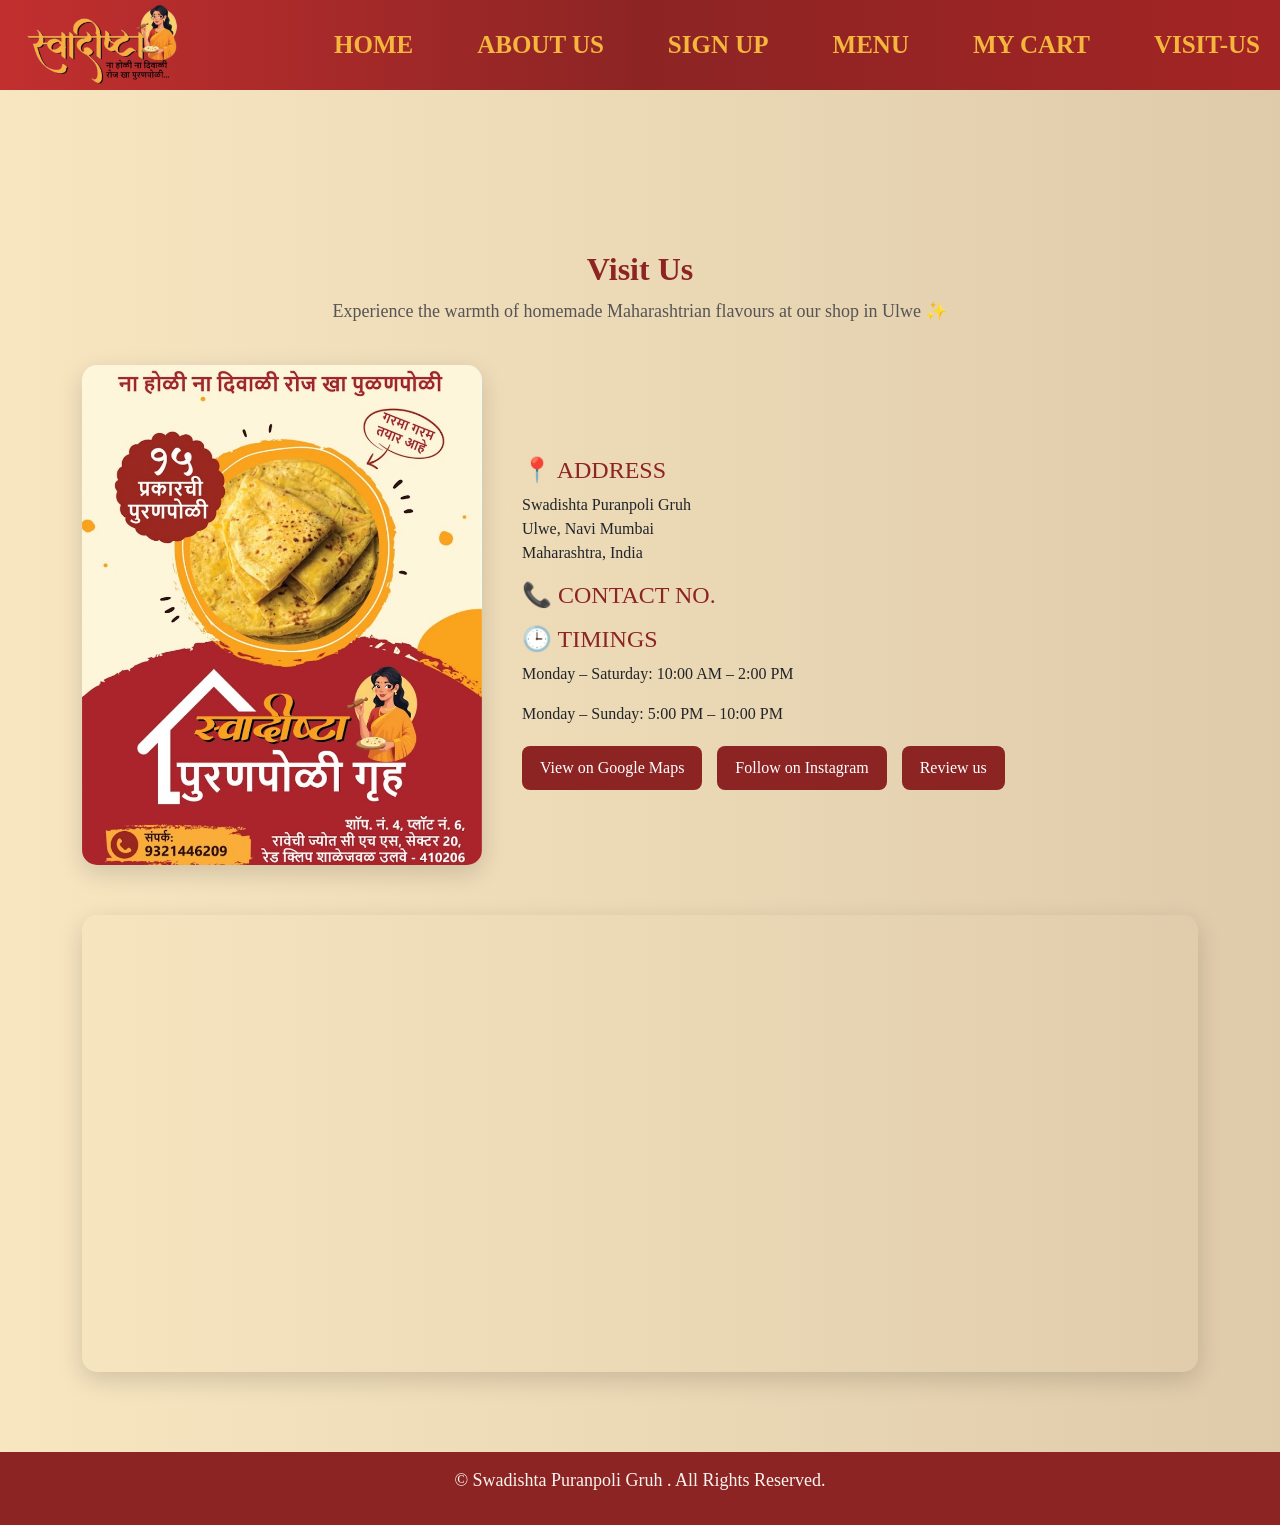
<file: visitus.html>
<!doctype html>
<html lang="en">
  <head>
    <meta charset="UTF-8" />
    <title>Visit us - Swadishta Puranpoli Gruh</title>
    <link rel="stylesheet" href="style.css" />
    <link
      href="https://cdn.jsdelivr.net/npm/bootstrap@5.3.2/dist/css/bootstrap.min.css"
      rel="stylesheet"
    />
  </head>

  <body>
    <nav class="navbar navbar-expand-lg navbar-dark fixed-top">
      <div class="container-fluid">
        <!-- Logo -->
        <a class="navbar-brand logo" href="#">
          <img src="logo.png" alt="logo" />
        </a>

        <!-- Hamburger Button -->
        <button
          class="navbar-toggler"
          type="button"
          data-bs-toggle="collapse"
          data-bs-target="#navbarNav"
        >
          <span class="navbar-toggler-icon"></span>
        </button>

        <!-- Menu Items -->
        <div
          class="collapse navbar-collapse justify-content-end"
          id="navbarNav"
        >
          <ul class="navbar-nav gap-5">
            <li class="nav-item">
              <a class="nav-link" href="index.html">HOME</a>
            </li>
            <li class="nav-item">
              <a class="nav-link" href="about.html">ABOUT US</a>
            </li>
            <li class="nav-item">
              <a class="nav-link" href="signup.php">SIGN UP</a>
            </li>
            <li class="nav-item">
              <a class="nav-link" href="menu.php">MENU</a>
            </li>
            <li class="nav-item">
              <a class="nav-link" href="mycart.php">MY CART</a>
            </li>
            <li class="nav-item">
              <a class="nav-link" href="visitus.html">VISIT-US</a>
            </li>
          </ul>
        </div>
      </div>
    </nav>

    <section class="visit-section">
      <div class="container visit-container">
        <h2 class="visit-title text-center">Visit Us</h2>
        <p class="visit-tagline text-center">
          Experience the warmth of homemade Maharashtrian flavours at our shop
          in Ulwe ✨
        </p>

        <div class="visit-content">
          <!-- Left Side - Shop Image -->
          <div class="visit-image">
            <img src="our.jpg" alt="Our Shop" />
          </div>

          <!-- Right Side - Details -->
          <div class="visit-details">
            <h4>📍 ADDRESS</h4>
            <p>
              Swadishta Puranpoli Gruh <br />
              Ulwe, Navi Mumbai <br />
              Maharashtra, India
            </p>

            <h4>📞 CONTACT NO.</h4>
            <a href="tel:+918104202275"></a>

            <h4>🕒 TIMINGS</h4>
            <p>Monday – Saturday: 10:00 AM – 2:00 PM</p>
            <p>Monday – Sunday: 5:00 PM – 10:00 PM</p>

            <div class="visit-buttons">
              <a
                href="https://maps.app.goo.gl/5Pq9ZqNDzzP327N17"
                target="_blank"
                class="visit-btn"
              >
                View on Google Maps
              </a>

              <a
                href="https://www.instagram.com/p/DVOk8YxDCs_/?utm_source=ig_web_copy_link"
                target="_blank"
                class="visit-btn"
              >
                Follow on Instagram
              </a>

              <a
                href="https://g.page/r/CYcXC8zqonpwEAE/review"
                target="_blank"
                class="visit-btn"
              >
                Review us
              </a>
            </div>
          </div>
        </div>

        <!-- Optional Google Map Embed -->
        <div class="map-container">
          <iframe
            src="https://www.google.com/maps/embed?pb=!1m18!1m12!1m3!1d4642.475511193453!2d73.02548047593477!3d18.978589155021936!2m3!1f0!2f0!3f0!3m2!1i1024!2i768!4f13.1!3m3!1m2!1s0x3be7c3605c262413%3A0x707aa2eacc0b1787!2sSwadhista%20PuranPoli%20Gruh!5e1!3m2!1sen!2sin!4v1772383621149!5m2!1sen!2sin"
            width="100%"
            height="450"
            style="border: 0"
            allowfullscreen=""
            loading="lazy"
            referrerpolicy="no-referrer-when-downgrade"
          ></iframe>
        </div>
      </div>
    </section>
    <script src="https://cdn.jsdelivr.net/npm/bootstrap@5.3.2/dist/js/bootstrap.bundle.min.js"></script>
    <footer>
      <div class="footer-bottomm">
        <p>© Swadishta Puranpoli Gruh . All Rights Reserved.</p>
      </div>
    </footer>
  </body>
</html>
</file>
<file: style.css>
* {
  margin: 0;
  padding: 0;
  box-sizing: border-box;
  font-family: POPPINS;
}

body {
  margin: 0;
  background-color: rgb(248, 230, 193) !important;
  padding-top: 90px;
}

.navbar {
  width: 100%;
  height: 90px;
  display: flex;
  align-items: center;
  background: linear-gradient(to right, rgb(194, 47, 47), #8d2424, #a32424);
}

.logo {
  display: flex;
  align-items: center;
}

.logo img {
  height: 85px;
  width: auto;
  padding-left: 15px;
}
.navbar-nav {
  font-size: 25px;
  font-weight: bolder;
}

.navbar-dark .navbar-nav .nav-link {
  color: #f4b63d !important;
  font-weight: 600;
}

.navbar-dark .navbar-nav .nav-link:hover {
  color: #ffffff !important;
}

.carousel {
  width: 100%;
}

.carousel img {
  width: 100%;
  height: 90vh;
  object-fit: cover;
}

.card-title {
  color: #8d2424;
}

.card {
  background: #fff3e0;
}
.card {
  transition: 0.3s ease;
}

.card:hover {
  transform: translateY(-8px);
  box-shadow: 0 10px 25px rgba(0, 0, 0, 0.2);
}

.carousel-item {
  position: relative;
}

.carousel-item::before {
  content: "";
  position: absolute;
  inset: 0;
  background: rgba(0, 0, 0, 0.45);
  z-index: 1;
}

.carousel-caption {
  z-index: 2;
}
.hero-btn {
  background: linear-gradient(to right, #d4af37, #f4b63d);
  color: black;
  border: none;
  padding: 10px 25px;
  font-weight: bold;
  border-radius: 8px;
  transition: 0.3s ease;
}

.hero-btn:hover {
  background: linear-gradient(to right, #a32424, #8d2424);
  color: white;
}

.card-img-top {
  /* height: 280px; */
  object-fit: cover;
  border-top-left-radius: 10px;
  border-top-right-radius: 10px;
}

.card-img-top {
  height: 260px;
  object-fit: cover;
}

.card {
  display: flex;
  flex-direction: column;
}

.card-body {
  flex-grow: 1;
}

.review-section {
  background: #f8f5f0;
  padding: 80px 0;
}

.review-heading {
  text-align: center;
  margin-bottom: 50px;
  font-weight: 700;
  color: #8d2424;
}

.review-card {
  background: #fff;
  padding: 35px 25px;
  border-radius: 12px;
  box-shadow: 0 8px 20px rgba(0, 0, 0, 0.08);
  height: 100%;
}

.review-card p {
  margin: 20px 0;
  line-height: 1.6;
  color: #444;
}

.review-card h6 {
  margin-top: 15px;
  font-weight: 600;
  color: #8d2424;
}

.stars {
  color: #f4b63d;
  font-size: 18px;
  letter-spacing: 3px;
}

.swiper {
  padding-bottom: 40px;
}

.login-container {
  display: flex;
  justify-content: center;
  align-items: center;
  min-height: 100vh;
  margin: 0 15px;
}
.form-box {
  width: 100%;
  max-width: 450px;
  padding: 30px;
  background: #fff3e0;
  border-radius: 10px;
  border-top: 6px solid #8d2424;
  border-color: #8d2424;
  box-shadow: 0 0 10px rgba(0, 0, 0, 0.1);
  display: none;
}
.form-box form {
  display: flex;
  flex-direction: column;
  gap: 15px;
}
.form-box.active {
  display: block;
}
h2 {
  font-size: 54px;
  text-align: center;
  margin-bottom: 20px;
}
#log {
  color: #8d2424;
  font-weight: bold;
}
input,
select {
  width: 100%;
  padding: 12px;
  border-radius: 6px;
  border: 1px solid #ddd;
  background: #ffffff;
  outline: none;
  font-size: 16px;
  color: #333;
  margin-bottom: 20px;
}

button {
  width: 100%;
  padding: 12px;
  background: linear-gradient(to right, #d4af37, #f4b63d);
  border-radius: 6px !important;
  border: 1px solid #d4af37;
  cursor: pointer;
  font-size: 16px;
  font-weight: 500;
  margin-bottom: 20px;
  color: black;
  transition: 0.5s;
}
button:hover {
  background: linear-gradient(to right, #8d2424, #a32424);
  color: white;
  border-radius: 6px;
}
p a {
  color: black;
  text-decoration: none;
}

p a:hover {
  text-decoration: underline;
}

.error-message {
  padding: 12px;
  background: #f8d7da;
  border-radius: 6px;
  font-size: 16px;
  color: #a42834;
  text-align: center;
  margin-bottom: 20px;
}
.custom-footer {
  background-color: #8d2424;
  color: #f8f5f0;
  padding: 60px 0 20px;
}

.footer-col h4,
.footer-col h5 {
  color: #f4b63d;
  margin-bottom: 20px;
}

.footer-col p {
  font-size: 14px;
  line-height: 1.6;
}

.footer-col ul {
  list-style: none;
  padding: 0;
}

.footer-col ul li {
  margin-bottom: 10px;
}

.footer-col ul li a {
  color: #f8f5f0;
  text-decoration: none;
  transition: 0.3s;
}

.footer-col ul li a:hover {
  color: #f4b63d;
}

.custom-footer hr {
  border-color: rgba(255, 255, 255, 0.2);
  margin: 30px 0;
}

.footer-bottom {
  text-align: center;
  font-size: 15px;
  color: #ddd;
}
.custom-nav {
  background-color: #8d2424;
}

.about-hero {
  background-color: #dfcbaa;
  padding: 80px 0;
}

.about-hero h1 {
  color: #8d2424;
  font-weight: 700;
}

.about-story {
  padding: 80px 0;
}

.about-story h2 {
  color: #8d2424;
  margin-bottom: 20px;
}

.about-mission {
  background-color: #f4b63d;
  padding: 60px 0;
  color: #000;
}

.about-features {
  padding: 80px 0;
}

.about-features h4 {
  color: #8d2424;
  margin-bottom: 15px;
}

.custom-footer {
  background-color: #8d2424;
  color: white;
  padding: 20px;
}

.story-image {
  width: 50%;
  height: 50%;
  object-fit: cover;
}
.about-story .row {
  min-height: 350px; /* You can increase to 450px or 500px */
}

.signup-section {
  min-height: 90vh;
  background: linear-gradient(to right, #f8e6c1, #dfcbaa);
}

.signup-card {
  background: #fff3e0;
  border-top: 6px solid #8d2424;
}

.signup-card h2 {
  color: #8d2424;
  font-weight: 700;
}

.signup-btn {
  background: linear-gradient(to right, #d4af37, #f4b63d);
  border: none;
  font-weight: bold;
}

.signup-btn:hover {
  background: linear-gradient(to right, #8d2424, #a32424);
  color: white;
}

.form-control:focus {
  border-color: #8d2424;
  box-shadow: 0 0 0 0.2rem rgba(141, 36, 36, 0.25);
}
/* ===== VISIT US SECTION ===== */

.visit-section {
  padding: 80px 0;
  background: linear-gradient(to right, #f8e6c1, #dfcbaa);
}

.visit-container {
  width: 85%;
  margin: auto;
}

.visit-title {
  color: #8d2424;
  font-weight: 700;
  margin-bottom: 10px;
  padding-top: 80px;
}

.visit-tagline {
  color: #555;
  margin-bottom: 40px;
  font-size: 18px;
}

.visit-content {
  display: flex;
  gap: 40px;
  align-items: center;
  margin-bottom: 50px;
}

.visit-image img {
  width: 100%;
  max-width: 400px;
  border-radius: 15px;
  box-shadow: 0 8px 25px rgba(0, 0, 0, 0.15);
}

.visit-details {
  flex: 1;
}

.visit-details h4 {
  color: #8d2424;
  margin-top: 15px;
}

.visit-buttons {
  margin-top: 20px;
  display: flex;
  gap: 15px;
}

.visit-btn {
  background: #8d2424;
  color: white;
  padding: 10px 18px;
  border-radius: 8px;
  text-decoration: none;
  transition: 0.3s ease;
}

.visit-btn:hover {
  background: #a32424;
}

.insta-btn {
  background: #f4b63d;
  color: black;
}

.insta-btn:hover {
  background: #d4af37;
}

.map-container {
  margin-top: 40px;
  border-radius: 15px;
  overflow: hidden;
  box-shadow: 0 8px 25px rgba(0, 0, 0, 0.15);
}

/* ===== MOBILE RESPONSIVE ===== */

@media (max-width: 768px) {
  .visit-content {
    flex-direction: column;
    text-align: center;
  }

  .visit-buttons {
    justify-content: center;
  }
}
.footer-bottomm {
  background-color: #8d2424;
  color: #f8f5f0;
  padding: 15px 0 15px;
  text-align: center;
  font-size: 18px;
}

/* =====  STYLE CARD ===== */
/* MENU SECTION */
.menu-section {
  padding: 60px 0;
  background-color: #f8e6c1;
}

/* CONTAINER (creates space left & right) */
.menu-container {
  width: 85%;
  margin: auto;
}

/* GRID FOR CARDS */
.menu-grid {
  display: grid;
  grid-template-columns: repeat(3, 1fr); /* 3 cards per row */
  gap: 40px; /* space between cards */
}

/* CARD STYLING */
.food-card .card {
  width: 100%;
  border: none;
  border-radius: 12px;
  overflow: hidden;
  box-shadow: 0 8px 20px rgba(0, 0, 0, 0.1);
  transition: 0.3s;
}

/* HOVER EFFECT */
.food-card .card:hover {
  transform: translateY(-8px);
}

/* IMAGE */
.card-img-top {
  height: 250px;
  object-fit: cover;
}

/* CARD TEXT */
.card-title {
  color: #8d2424;
  font-weight: 600;
}

.variant-select {
  background-color: #fff6e8;
  border: 1px solid #e6d1a5;
}

.special-addon {
  margin-top: 15px;
  margin-bottom: 15px;
  background: #fff6e8;
  padding: 12px;
  border-radius: 10px;
  border: 1px solid #e6d1a5;
}

.special-addon h4 {
  font-size: 15px;
  color: #8b0000;
  margin-bottom: 5px;
}

.addon-desc {
  font-size: 13px;
  color: #666;
  margin-bottom: 8px;
}

.special-addon textarea {
  width: 100%;
  height: 60px;
  border-radius: 6px;
  border: 1px solid #ccc;
  padding: 8px;
  resize: none;
  font-family: inherit;
}

.special-addon textarea:focus {
  outline: none;
  border-color: #d48b18;
  box-shadow: 0 0 5px rgba(212, 139, 24, 0.4);
}
/* BUTTON */
.add-cart-btn {
  background: #e6a321;
  color: #8d2424;
  border: none;
  padding: 10px 22px;
  font-size: 16px;
  font-weight: 600;
  border-radius: 8px;
  cursor: pointer;
  transition: all 0.3s ease;
}

.add-cart-btn:hover {
  background: #c9890d;
  transform: translateY(-2px);
  box-shadow: 0 6px 12px rgba(0, 0, 0, 0.2);
}

.add-cart-btn:active {
  transform: scale(0.96);
}

.toppings-section {
  margin: 10px 0;
  padding: 15px;
  border: 1px solid #e6d1a5;
  border-radius: 5px;
  background-color: #fff6e8;
}

.toppings-section h4 {
  margin-bottom: 10px;
  font-size: 18px;
}

.form-check {
  margin-bottom: 10px;
}

/* .form-check-input {
  margin-right: 2px;
} */
</file>
